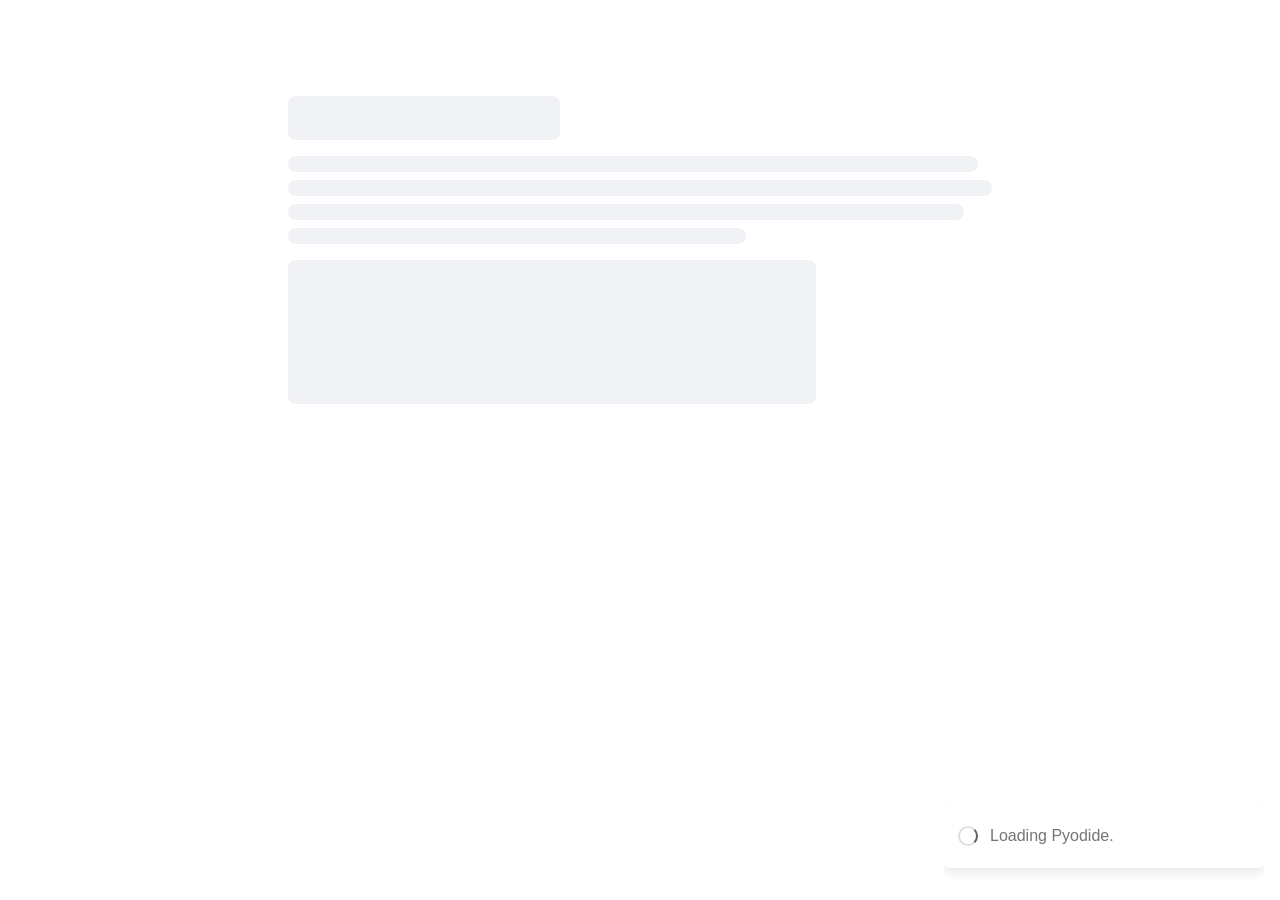
<file: index.html>
<!doctype html>
<html lang="en">
  <head>
    <meta charset="utf-8">
    <meta name="viewport" content="width=device-width,initial-scale=1">
    <title>Anatomy of a Business — browser activity</title>
    <link rel="stylesheet" href="./vendor/stlite.css">
  </head>
  <body>
    <div id="root"><p role="status">Loading Anatomy of a Business. The first visit downloads the browser Python runtime.</p></div>
    <noscript>This activity needs JavaScript and WebAssembly enabled.</noscript>
    <script type="module">
      import { mount } from "./vendor/stlite.js";
      try {
        const response = await fetch("./app.json");
        if (!response.ok) throw new Error(`Application files: HTTP ${response.status}`);
        const config = await response.json();
        config.pyodideUrl = new URL(config.pyodideUrl, window.location.href).href;
        config.requirements = config.requirements.map(url => new URL(url, window.location.href).href);
        mount(config, document.getElementById("root"));
      } catch (error) {
        document.getElementById("root").textContent = `Unable to load the activity. Check your connection and refresh. ${error.message}`;
      }
    </script>
  </body>
</html>
</file>
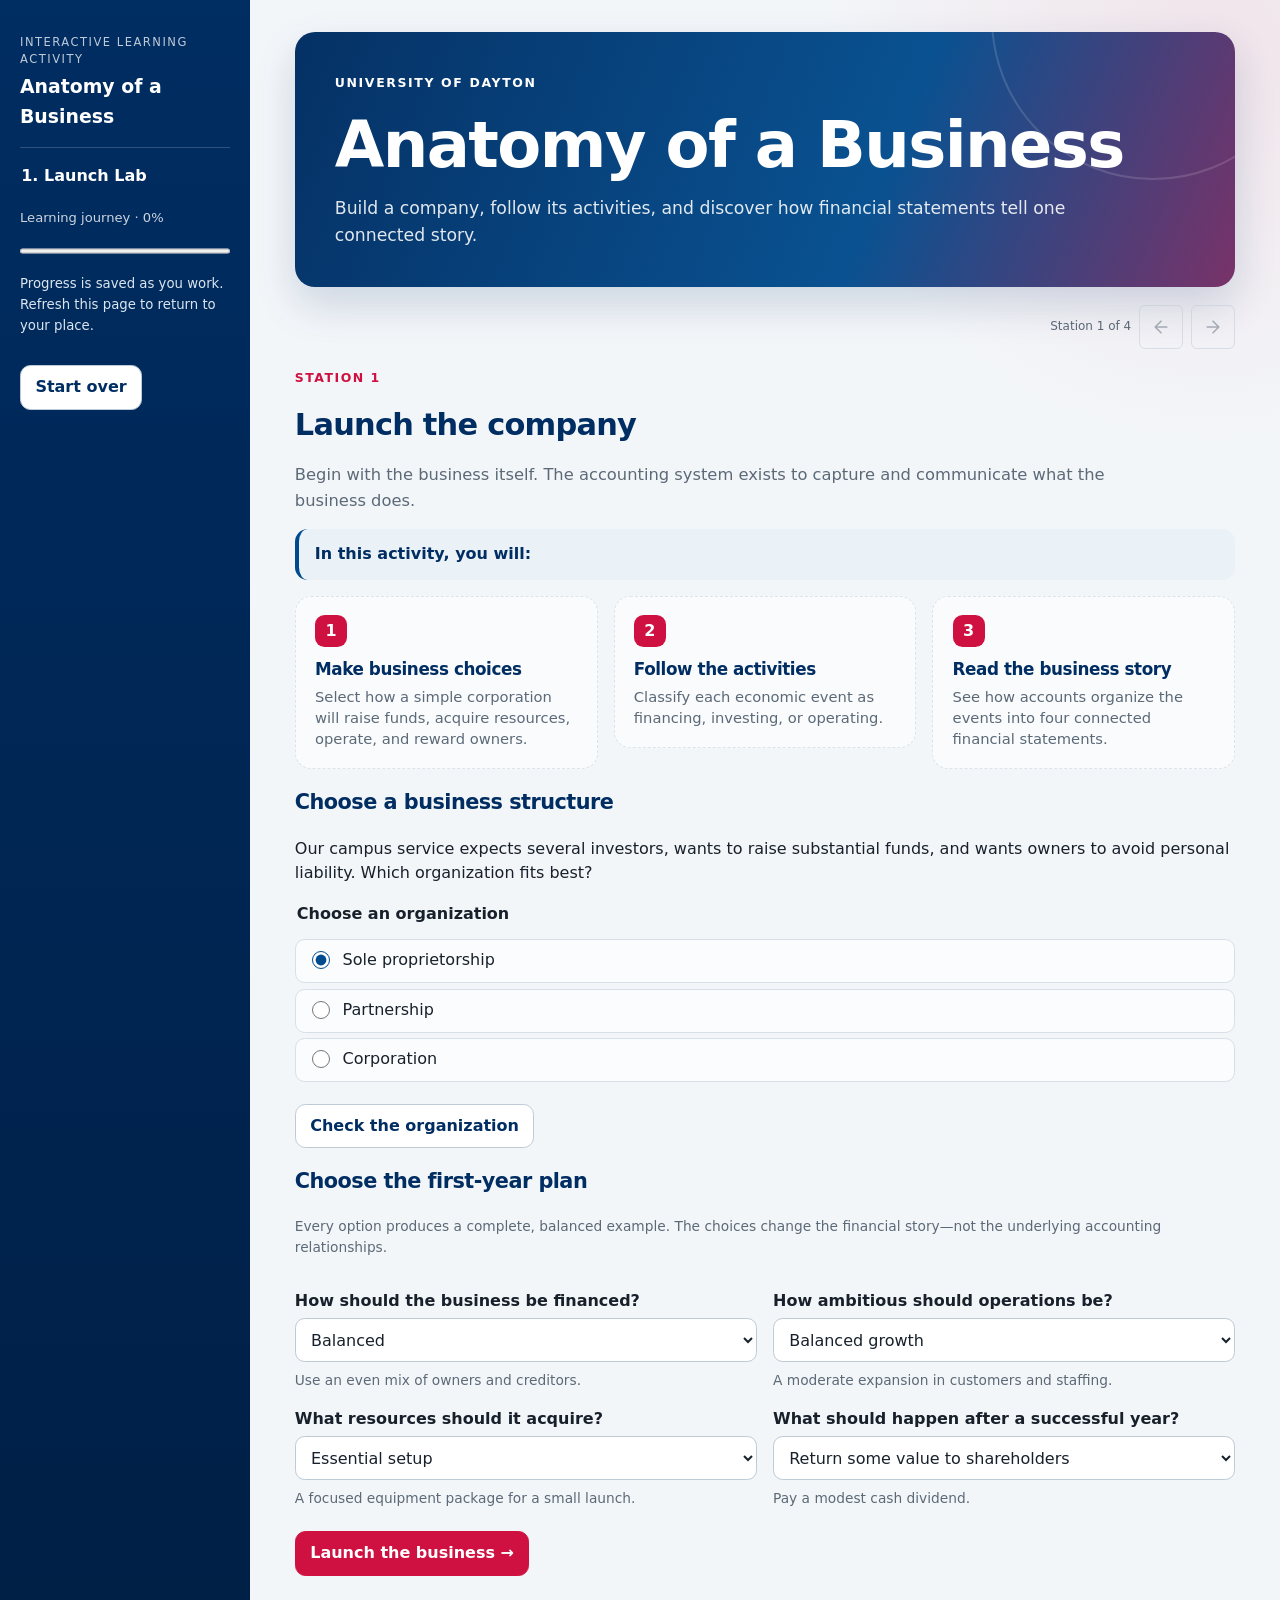
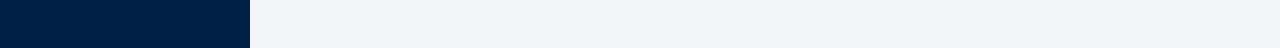
<file: js/index.html>
<!doctype html>
<html lang="en">
<head>
  <meta charset="utf-8">
  <meta name="viewport" content="width=device-width, initial-scale=1">
  <meta name="description" content="Build a company, follow its activities, and discover how financial statements tell one connected story.">
  <meta name="theme-color" content="#002d62">
  <link rel="icon" href="data:image/svg+xml,%3Csvg%20xmlns%3D%22http%3A%2F%2Fwww.w3.org%2F2000%2Fsvg%22%20viewBox%3D%220%200%2064%2064%22%3E%3Ctext%20y%3D%2252%22%20font-size%3D%2254%22%3E%F0%9F%A7%A9%3C%2Ftext%3E%3C%2Fsvg%3E">
  <title>Anatomy of a Business</title>
  <link rel="stylesheet" href="./original.css">
  <link rel="stylesheet" href="./style.css">
  <script type="module" src="./app.js"></script>
</head>
<body>
  <a class="skip-link" href="#lesson">Skip to activity</a>
  <div class="app-shell">
    <aside aria-label="Learning journey">
      <div class="sidebar-brand"><div class="context">Interactive Learning Activity</div><div class="name">Anatomy of a Business</div></div>
      <ol id="stations"></ol>
      <p id="journey" class="sidebar-progress"></p>
      <progress id="journey-progress" max="100" value="0" aria-label="Learning journey"></progress>
      <p class="save-note">Progress is saved as you work. Refresh this page to return to your place.</p>
      <button id="reset" type="button">Start over</button>
    </aside>
    <main>
      <div id="hero"></div>
      <nav class="review-navigation" aria-label="Review navigation">
        <span id="page-counter"></span>
        <button id="back" type="button" aria-label="Back" title="Review the previous reached station. Earlier stations are read-only.">
          <svg viewBox="0 0 24 24" aria-hidden="true"><path d="M19 12H5m0 0 7-7m-7 7 7 7"/></svg>
        </button>
        <button id="forward" type="button" aria-label="Forward" title="Review the next reached station. Use the activity controls to reach a new station.">
          <svg viewBox="0 0 24 24" aria-hidden="true"><path d="M5 12h14m0 0-7-7m7 7-7 7"/></svg>
        </button>
      </nav>
      <div id="review-message" role="status"></div>
      <p id="save-error" class="notice warning" role="alert" hidden></p>
      <section id="lesson" tabindex="-1" aria-label="Current station" aria-busy="true"><p>Opening Anatomy of a Business…</p></section>
      <noscript>This activity requires JavaScript in a current browser.</noscript>
    </main>
  </div>
</body>
</html>
</file>
<file: vendor/stlite.css>
@font-face{font-display:block;font-family:KaTeX_AMS;font-style:normal;font-weight:400;src:url(./assets/a79f1c3119cd700d.woff2)format("woff2"),url(./assets/1608a09b4aff30c2.woff)format("woff"),url(./assets/4aafdb685c2bf1c9.ttf)format("truetype")}@font-face{font-display:block;font-family:KaTeX_Caligraphic;font-style:normal;font-weight:700;src:url(./assets/ec17d132645b2c86.woff2)format("woff2"),url(./assets/b67709187bb0654a.woff)format("woff"),url(./assets/cce5b8ecea35407a.ttf)format("truetype")}@font-face{font-display:block;font-family:KaTeX_Caligraphic;font-style:normal;font-weight:400;src:url(./assets/55fac25845c12663.woff2)format("woff2"),url(./assets/dad44a7fc678e2ca.woff)format("woff"),url(./assets/07ef19e7b06429d4.ttf)format("truetype")}@font-face{font-display:block;font-family:KaTeX_Fraktur;font-style:normal;font-weight:700;src:url(./assets/d42a5579b0283025.woff2)format("woff2"),url(./assets/9f256b8593ce632e.woff)format("woff"),url(./assets/b18f59e1d1359581.ttf)format("truetype")}@font-face{font-display:block;font-family:KaTeX_Fraktur;font-style:normal;font-weight:400;src:url(./assets/d3c882a649b3f4fa.woff2)format("woff2"),url(./assets/7c1871215eef4da8.woff)format("woff"),url(./assets/ed38e79f5799ceca.ttf)format("truetype")}@font-face{font-display:block;font-family:KaTeX_Main;font-style:normal;font-weight:700;src:url(./assets/c3fb5ac22fd413f2.woff2)format("woff2"),url(./assets/d181c4650dd0c0fe.woff)format("woff"),url(./assets/b74a1a8b2c5d73c2.ttf)format("truetype")}@font-face{font-display:block;font-family:KaTeX_Main;font-style:italic;font-weight:700;src:url(./assets/6f2bb1dff24614a5.woff2)format("woff2"),url(./assets/e3f82f9d2724733a.woff)format("woff"),url(./assets/70d8b0a530ab8484.ttf)format("truetype")}@font-face{font-display:block;font-family:KaTeX_Main;font-style:italic;font-weight:400;src:url(./assets/8916142bec8821e7.woff2)format("woff2"),url(./assets/9024d815ba48fa55.woff)format("woff"),url(./assets/47373d1e512354bb.ttf)format("truetype")}@font-face{font-display:block;font-family:KaTeX_Main;font-style:normal;font-weight:400;src:url(./assets/0462f03bdf9d9e26.woff2)format("woff2"),url(./assets/7f51fe034014000e.woff)format("woff"),url(./assets/b7f8fe9b5f78a977.ttf)format("truetype")}@font-face{font-display:block;font-family:KaTeX_Math;font-style:italic;font-weight:700;src:url(./assets/572d331f69425f62.woff2)format("woff2"),url(./assets/f1035d8d5d945108.woff)format("woff"),url(./assets/a879cf8383e22737.ttf)format("truetype")}@font-face{font-display:block;font-family:KaTeX_Math;font-style:italic;font-weight:400;src:url(./assets/f28c23acad0b6d75.woff2)format("woff2"),url(./assets/5295ba483ad9f51a.woff)format("woff"),url(./assets/939bc64440a13865.ttf)format("truetype")}@font-face{font-display:block;font-family:KaTeX_SansSerif;font-style:normal;font-weight:700;src:url(./assets/8c5b5494b63adb73.woff2)format("woff2"),url(./assets/bf59d231c34de257.woff)format("woff"),url(./assets/94e1e8dc5ff5d517.ttf)format("truetype")}@font-face{font-display:block;font-family:KaTeX_SansSerif;font-style:italic;font-weight:400;src:url(./assets/3b1e59b3ba055bda.woff2)format("woff2"),url(./assets/7c9bc82b17fa2586.woff)format("woff"),url(./assets/b4c20c84d8259773.ttf)format("truetype")}@font-face{font-display:block;font-family:KaTeX_SansSerif;font-style:normal;font-weight:400;src:url(./assets/ba21ed5f8468b2b7.woff2)format("woff2"),url(./assets/740484788f643b19.woff)format("woff"),url(./assets/d4d7ba480428fe6e.ttf)format("truetype")}@font-face{font-display:block;font-family:KaTeX_Script;font-style:normal;font-weight:400;src:url(./assets/03e9641d6f9e9223.woff2)format("woff2"),url(./assets/0750571032beef1a.woff)format("woff"),url(./assets/fe9cbbe1a0f37727.ttf)format("truetype")}@font-face{font-display:block;font-family:KaTeX_Size1;font-style:normal;font-weight:400;src:url(./assets/eae34984b3dc1874.woff2)format("woff2"),url(./assets/e1e279cbdd2feecd.woff)format("woff"),url(./assets/fabc004aab10cb40.ttf)format("truetype")}@font-face{font-display:block;font-family:KaTeX_Size2;font-style:normal;font-weight:400;src:url(./assets/5916a24fa3ab2b17.woff2)format("woff2"),url(./assets/577270225ea69a74.woff)format("woff"),url(./assets/d6b476ecd3949434.ttf)format("truetype")}@font-face{font-display:block;font-family:KaTeX_Size3;font-style:normal;font-weight:400;src:url(./assets/b4230e7e83f57db8.woff2)format("woff2"),url(./assets/9acaf01c6476f53a.woff)format("woff"),url(./assets/a144ef5840bbd063.ttf)format("truetype")}@font-face{font-display:block;font-family:KaTeX_Size4;font-style:normal;font-weight:400;src:url(./assets/10d95fd3a2a3c8c5.woff2)format("woff2"),url(./assets/7a996c9da2ec18e6.woff)format("woff"),url(./assets/fbccdabe0ae624b8.ttf)format("truetype")}@font-face{font-display:block;font-family:KaTeX_Typewriter;font-style:normal;font-weight:400;src:url(./assets/a8709e36220dee77.woff2)format("woff2"),url(./assets/6258592bdc9387b6.woff)format("woff"),url(./assets/d97aaf4a1ebf38b0.ttf)format("truetype")}.katex{text-indent:0;text-rendering:auto;font:1.21em/1.2 KaTeX_Main,Times New Roman,serif;position:relative}.katex *{border-color:currentColor;-ms-high-contrast-adjust:none!important}.katex .katex-version:after{content:"0.16.47"}.katex .katex-mathml{clip-path:inset(50%);border:0;width:1px;height:1px;padding:0;position:absolute;overflow:hidden}.katex .katex-html>.newline{display:block}.katex .base{white-space:nowrap;width:min-content;position:relative}.katex .base,.katex .strut{display:inline-block}.katex .textbf{font-weight:700}.katex .textit{font-style:italic}.katex .textrm{font-family:KaTeX_Main}.katex .textsf{font-family:KaTeX_SansSerif}.katex .texttt{font-family:KaTeX_Typewriter}.katex .mathnormal{font-family:KaTeX_Math;font-style:italic}.katex .mathit{font-family:KaTeX_Main;font-style:italic}.katex .mathrm{font-style:normal}.katex .mathbf{font-family:KaTeX_Main;font-weight:700}.katex .boldsymbol{font-family:KaTeX_Math;font-style:italic;font-weight:700}.katex .amsrm,.katex .mathbb,.katex .textbb{font-family:KaTeX_AMS}.katex .mathcal{font-family:KaTeX_Caligraphic}.katex .mathfrak,.katex .textfrak{font-family:KaTeX_Fraktur}.katex .mathboldfrak,.katex .textboldfrak{font-family:KaTeX_Fraktur;font-weight:700}.katex .mathtt{font-family:KaTeX_Typewriter}.katex .mathscr,.katex .textscr{font-family:KaTeX_Script}.katex .mathsf,.katex .textsf{font-family:KaTeX_SansSerif}.katex .mathboldsf,.katex .textboldsf{font-family:KaTeX_SansSerif;font-weight:700}.katex .mathitsf,.katex .mathsfit,.katex .textitsf{font-family:KaTeX_SansSerif;font-style:italic}.katex .mainrm{font-family:KaTeX_Main;font-style:normal}.katex .vlist-t{border-collapse:collapse;table-layout:fixed;display:inline-table}.katex .vlist-r{display:table-row}.katex .vlist{vertical-align:bottom;display:table-cell;position:relative}.katex .vlist>span{height:0;display:block;position:relative}.katex .vlist>span>span{display:inline-block}.katex .vlist>span>.pstrut{width:0;overflow:hidden}.katex .vlist-t2{margin-right:-2px}.katex .vlist-s{vertical-align:bottom;width:2px;min-width:2px;font-size:1px;display:table-cell}.katex .vbox{flex-direction:column;align-items:baseline;display:inline-flex}.katex .hbox{width:100%}.katex .hbox,.katex .thinbox{flex-direction:row;display:inline-flex}.katex .thinbox{width:0;max-width:0}.katex .msupsub{text-align:left}.katex .mfrac>span>span{text-align:center}.katex .mfrac .frac-line{border-bottom-style:solid;width:100%;display:inline-block}.katex .hdashline,.katex .hline,.katex .mfrac .frac-line,.katex .overline .overline-line,.katex .rule,.katex .underline .underline-line{min-height:1px}.katex .mspace{display:inline-block}.katex .smash{line-height:0;display:inline}.katex .clap,.katex .llap,.katex .rlap{width:0;position:relative}.katex .clap>.inner,.katex .llap>.inner,.katex .rlap>.inner{position:absolute}.katex .clap>.fix,.katex .llap>.fix,.katex .rlap>.fix{display:inline-block}.katex .llap>.inner{right:0}.katex .clap>.inner,.katex .rlap>.inner{left:0}.katex .clap>.inner>span{margin-left:-50%;margin-right:50%}.katex .rule{border:0 solid;display:inline-block;position:relative}.katex .hline,.katex .overline .overline-line,.katex .underline .underline-line{border-bottom-style:solid;width:100%;display:inline-block}.katex .hdashline{border-bottom-style:dashed;width:100%;display:inline-block}.katex .sqrt>.root{margin-left:.277778em;margin-right:-.555556em}.katex .fontsize-ensurer.reset-size1.size1,.katex .sizing.reset-size1.size1{font-size:1em}.katex .fontsize-ensurer.reset-size1.size2,.katex .sizing.reset-size1.size2{font-size:1.2em}.katex .fontsize-ensurer.reset-size1.size3,.katex .sizing.reset-size1.size3{font-size:1.4em}.katex .fontsize-ensurer.reset-size1.size4,.katex .sizing.reset-size1.size4{font-size:1.6em}.katex .fontsize-ensurer.reset-size1.size5,.katex .sizing.reset-size1.size5{font-size:1.8em}.katex .fontsize-ensurer.reset-size1.size6,.katex .sizing.reset-size1.size6{font-size:2em}.katex .fontsize-ensurer.reset-size1.size7,.katex .sizing.reset-size1.size7{font-size:2.4em}.katex .fontsize-ensurer.reset-size1.size8,.katex .sizing.reset-size1.size8{font-size:2.88em}.katex .fontsize-ensurer.reset-size1.size9,.katex .sizing.reset-size1.size9{font-size:3.456em}.katex .fontsize-ensurer.reset-size1.size10,.katex .sizing.reset-size1.size10{font-size:4.148em}.katex .fontsize-ensurer.reset-size1.size11,.katex .sizing.reset-size1.size11{font-size:4.976em}.katex .fontsize-ensurer.reset-size2.size1,.katex .sizing.reset-size2.size1{font-size:.833333em}.katex .fontsize-ensurer.reset-size2.size2,.katex .sizing.reset-size2.size2{font-size:1em}.katex .fontsize-ensurer.reset-size2.size3,.katex .sizing.reset-size2.size3{font-size:1.16667em}.katex .fontsize-ensurer.reset-size2.size4,.katex .sizing.reset-size2.size4{font-size:1.33333em}.katex .fontsize-ensurer.reset-size2.size5,.katex .sizing.reset-size2.size5{font-size:1.5em}.katex .fontsize-ensurer.reset-size2.size6,.katex .sizing.reset-size2.size6{font-size:1.66667em}.katex .fontsize-ensurer.reset-size2.size7,.katex .sizing.reset-size2.size7{font-size:2em}.katex .fontsize-ensurer.reset-size2.size8,.katex .sizing.reset-size2.size8{font-size:2.4em}.katex .fontsize-ensurer.reset-size2.size9,.katex .sizing.reset-size2.size9{font-size:2.88em}.katex .fontsize-ensurer.reset-size2.size10,.katex .sizing.reset-size2.size10{font-size:3.45667em}.katex .fontsize-ensurer.reset-size2.size11,.katex .sizing.reset-size2.size11{font-size:4.14667em}.katex .fontsize-ensurer.reset-size3.size1,.katex .sizing.reset-size3.size1{font-size:.714286em}.katex .fontsize-ensurer.reset-size3.size2,.katex .sizing.reset-size3.size2{font-size:.857143em}.katex .fontsize-ensurer.reset-size3.size3,.katex .sizing.reset-size3.size3{font-size:1em}.katex .fontsize-ensurer.reset-size3.size4,.katex .sizing.reset-size3.size4{font-size:1.14286em}.katex .fontsize-ensurer.reset-size3.size5,.katex .sizing.reset-size3.size5{font-size:1.28571em}.katex .fontsize-ensurer.reset-size3.size6,.katex .sizing.reset-size3.size6{font-size:1.42857em}.katex .fontsize-ensurer.reset-size3.size7,.katex .sizing.reset-size3.size7{font-size:1.71429em}.katex .fontsize-ensurer.reset-size3.size8,.katex .sizing.reset-size3.size8{font-size:2.05714em}.katex .fontsize-ensurer.reset-size3.size9,.katex .sizing.reset-size3.size9{font-size:2.46857em}.katex .fontsize-ensurer.reset-size3.size10,.katex .sizing.reset-size3.size10{font-size:2.96286em}.katex .fontsize-ensurer.reset-size3.size11,.katex .sizing.reset-size3.size11{font-size:3.55429em}.katex .fontsize-ensurer.reset-size4.size1,.katex .sizing.reset-size4.size1{font-size:.625em}.katex .fontsize-ensurer.reset-size4.size2,.katex .sizing.reset-size4.size2{font-size:.75em}.katex .fontsize-ensurer.reset-size4.size3,.katex .sizing.reset-size4.size3{font-size:.875em}.katex .fontsize-ensurer.reset-size4.size4,.katex .sizing.reset-size4.size4{font-size:1em}.katex .fontsize-ensurer.reset-size4.size5,.katex .sizing.reset-size4.size5{font-size:1.125em}.katex .fontsize-ensurer.reset-size4.size6,.katex .sizing.reset-size4.size6{font-size:1.25em}.katex .fontsize-ensurer.reset-size4.size7,.katex .sizing.reset-size4.size7{font-size:1.5em}.katex .fontsize-ensurer.reset-size4.size8,.katex .sizing.reset-size4.size8{font-size:1.8em}.katex .fontsize-ensurer.reset-size4.size9,.katex .sizing.reset-size4.size9{font-size:2.16em}.katex .fontsize-ensurer.reset-size4.size10,.katex .sizing.reset-size4.size10{font-size:2.5925em}.katex .fontsize-ensurer.reset-size4.size11,.katex .sizing.reset-size4.size11{font-size:3.11em}.katex .fontsize-ensurer.reset-size5.size1,.katex .sizing.reset-size5.size1{font-size:.555556em}.katex .fontsize-ensurer.reset-size5.size2,.katex .sizing.reset-size5.size2{font-size:.666667em}.katex .fontsize-ensurer.reset-size5.size3,.katex .sizing.reset-size5.size3{font-size:.777778em}.katex .fontsize-ensurer.reset-size5.size4,.katex .sizing.reset-size5.size4{font-size:.888889em}.katex .fontsize-ensurer.reset-size5.size5,.katex .sizing.reset-size5.size5{font-size:1em}.katex .fontsize-ensurer.reset-size5.size6,.katex .sizing.reset-size5.size6{font-size:1.11111em}.katex .fontsize-ensurer.reset-size5.size7,.katex .sizing.reset-size5.size7{font-size:1.33333em}.katex .fontsize-ensurer.reset-size5.size8,.katex .sizing.reset-size5.size8{font-size:1.6em}.katex .fontsize-ensurer.reset-size5.size9,.katex .sizing.reset-size5.size9{font-size:1.92em}.katex .fontsize-ensurer.reset-size5.size10,.katex .sizing.reset-size5.size10{font-size:2.30444em}.katex .fontsize-ensurer.reset-size5.size11,.katex .sizing.reset-size5.size11{font-size:2.76444em}.katex .fontsize-ensurer.reset-size6.size1,.katex .sizing.reset-size6.size1{font-size:.5em}.katex .fontsize-ensurer.reset-size6.size2,.katex .sizing.reset-size6.size2{font-size:.6em}.katex .fontsize-ensurer.reset-size6.size3,.katex .sizing.reset-size6.size3{font-size:.7em}.katex .fontsize-ensurer.reset-size6.size4,.katex .sizing.reset-size6.size4{font-size:.8em}.katex .fontsize-ensurer.reset-size6.size5,.katex .sizing.reset-size6.size5{font-size:.9em}.katex .fontsize-ensurer.reset-size6.size6,.katex .sizing.reset-size6.size6{font-size:1em}.katex .fontsize-ensurer.reset-size6.size7,.katex .sizing.reset-size6.size7{font-size:1.2em}.katex .fontsize-ensurer.reset-size6.size8,.katex .sizing.reset-size6.size8{font-size:1.44em}.katex .fontsize-ensurer.reset-size6.size9,.katex .sizing.reset-size6.size9{font-size:1.728em}.katex .fontsize-ensurer.reset-size6.size10,.katex .sizing.reset-size6.size10{font-size:2.074em}.katex .fontsize-ensurer.reset-size6.size11,.katex .sizing.reset-size6.size11{font-size:2.488em}.katex .fontsize-ensurer.reset-size7.size1,.katex .sizing.reset-size7.size1{font-size:.416667em}.katex .fontsize-ensurer.reset-size7.size2,.katex .sizing.reset-size7.size2{font-size:.5em}.katex .fontsize-ensurer.reset-size7.size3,.katex .sizing.reset-size7.size3{font-size:.583333em}.katex .fontsize-ensurer.reset-size7.size4,.katex .sizing.reset-size7.size4{font-size:.666667em}.katex .fontsize-ensurer.reset-size7.size5,.katex .sizing.reset-size7.size5{font-size:.75em}.katex .fontsize-ensurer.reset-size7.size6,.katex .sizing.reset-size7.size6{font-size:.833333em}.katex .fontsize-ensurer.reset-size7.size7,.katex .sizing.reset-size7.size7{font-size:1em}.katex .fontsize-ensurer.reset-size7.size8,.katex .sizing.reset-size7.size8{font-size:1.2em}.katex .fontsize-ensurer.reset-size7.size9,.katex .sizing.reset-size7.size9{font-size:1.44em}.katex .fontsize-ensurer.reset-size7.size10,.katex .sizing.reset-size7.size10{font-size:1.72833em}.katex .fontsize-ensurer.reset-size7.size11,.katex .sizing.reset-size7.size11{font-size:2.07333em}.katex .fontsize-ensurer.reset-size8.size1,.katex .sizing.reset-size8.size1{font-size:.347222em}.katex .fontsize-ensurer.reset-size8.size2,.katex .sizing.reset-size8.size2{font-size:.416667em}.katex .fontsize-ensurer.reset-size8.size3,.katex .sizing.reset-size8.size3{font-size:.486111em}.katex .fontsize-ensurer.reset-size8.size4,.katex .sizing.reset-size8.size4{font-size:.555556em}.katex .fontsize-ensurer.reset-size8.size5,.katex .sizing.reset-size8.size5{font-size:.625em}.katex .fontsize-ensurer.reset-size8.size6,.katex .sizing.reset-size8.size6{font-size:.694444em}.katex .fontsize-ensurer.reset-size8.size7,.katex .sizing.reset-size8.size7{font-size:.833333em}.katex .fontsize-ensurer.reset-size8.size8,.katex .sizing.reset-size8.size8{font-size:1em}.katex .fontsize-ensurer.reset-size8.size9,.katex .sizing.reset-size8.size9{font-size:1.2em}.katex .fontsize-ensurer.reset-size8.size10,.katex .sizing.reset-size8.size10{font-size:1.44028em}.katex .fontsize-ensurer.reset-size8.size11,.katex .sizing.reset-size8.size11{font-size:1.72778em}.katex .fontsize-ensurer.reset-size9.size1,.katex .sizing.reset-size9.size1{font-size:.289352em}.katex .fontsize-ensurer.reset-size9.size2,.katex .sizing.reset-size9.size2{font-size:.347222em}.katex .fontsize-ensurer.reset-size9.size3,.katex .sizing.reset-size9.size3{font-size:.405093em}.katex .fontsize-ensurer.reset-size9.size4,.katex .sizing.reset-size9.size4{font-size:.462963em}.katex .fontsize-ensurer.reset-size9.size5,.katex .sizing.reset-size9.size5{font-size:.520833em}.katex .fontsize-ensurer.reset-size9.size6,.katex .sizing.reset-size9.size6{font-size:.578704em}.katex .fontsize-ensurer.reset-size9.size7,.katex .sizing.reset-size9.size7{font-size:.694444em}.katex .fontsize-ensurer.reset-size9.size8,.katex .sizing.reset-size9.size8{font-size:.833333em}.katex .fontsize-ensurer.reset-size9.size9,.katex .sizing.reset-size9.size9{font-size:1em}.katex .fontsize-ensurer.reset-size9.size10,.katex .sizing.reset-size9.size10{font-size:1.20023em}.katex .fontsize-ensurer.reset-size9.size11,.katex .sizing.reset-size9.size11{font-size:1.43981em}.katex .fontsize-ensurer.reset-size10.size1,.katex .sizing.reset-size10.size1{font-size:.24108em}.katex .fontsize-ensurer.reset-size10.size2,.katex .sizing.reset-size10.size2{font-size:.289296em}.katex .fontsize-ensurer.reset-size10.size3,.katex .sizing.reset-size10.size3{font-size:.337512em}.katex .fontsize-ensurer.reset-size10.size4,.katex .sizing.reset-size10.size4{font-size:.385728em}.katex .fontsize-ensurer.reset-size10.size5,.katex .sizing.reset-size10.size5{font-size:.433944em}.katex .fontsize-ensurer.reset-size10.size6,.katex .sizing.reset-size10.size6{font-size:.48216em}.katex .fontsize-ensurer.reset-size10.size7,.katex .sizing.reset-size10.size7{font-size:.578592em}.katex .fontsize-ensurer.reset-size10.size8,.katex .sizing.reset-size10.size8{font-size:.694311em}.katex .fontsize-ensurer.reset-size10.size9,.katex .sizing.reset-size10.size9{font-size:.833173em}.katex .fontsize-ensurer.reset-size10.size10,.katex .sizing.reset-size10.size10{font-size:1em}.katex .fontsize-ensurer.reset-size10.size11,.katex .sizing.reset-size10.size11{font-size:1.19961em}.katex .fontsize-ensurer.reset-size11.size1,.katex .sizing.reset-size11.size1{font-size:.200965em}.katex .fontsize-ensurer.reset-size11.size2,.katex .sizing.reset-size11.size2{font-size:.241158em}.katex .fontsize-ensurer.reset-size11.size3,.katex .sizing.reset-size11.size3{font-size:.281351em}.katex .fontsize-ensurer.reset-size11.size4,.katex .sizing.reset-size11.size4{font-size:.321543em}.katex .fontsize-ensurer.reset-size11.size5,.katex .sizing.reset-size11.size5{font-size:.361736em}.katex .fontsize-ensurer.reset-size11.size6,.katex .sizing.reset-size11.size6{font-size:.401929em}.katex .fontsize-ensurer.reset-size11.size7,.katex .sizing.reset-size11.size7{font-size:.482315em}.katex .fontsize-ensurer.reset-size11.size8,.katex .sizing.reset-size11.size8{font-size:.578778em}.katex .fontsize-ensurer.reset-size11.size9,.katex .sizing.reset-size11.size9{font-size:.694534em}.katex .fontsize-ensurer.reset-size11.size10,.katex .sizing.reset-size11.size10{font-size:.833601em}.katex .fontsize-ensurer.reset-size11.size11,.katex .sizing.reset-size11.size11{font-size:1em}.katex .delimsizing.size1{font-family:KaTeX_Size1}.katex .delimsizing.size2{font-family:KaTeX_Size2}.katex .delimsizing.size3{font-family:KaTeX_Size3}.katex .delimsizing.size4{font-family:KaTeX_Size4}.katex .delimsizing.mult .delim-size1>span{font-family:KaTeX_Size1}.katex .delimsizing.mult .delim-size4>span{font-family:KaTeX_Size4}.katex .nulldelimiter{width:.12em;display:inline-block}.katex .delimcenter,.katex .op-symbol{position:relative}.katex .op-symbol.small-op{font-family:KaTeX_Size1}.katex .op-symbol.large-op{font-family:KaTeX_Size2}.katex .accent>.vlist-t,.katex .op-limits>.vlist-t{text-align:center}.katex .accent .accent-body{position:relative}.katex .accent .accent-body:not(.accent-full){width:0}.katex .overlay{display:block}.katex .mtable .vertical-separator{min-width:1px;display:inline-block}.katex .mtable .arraycolsep{display:inline-block}.katex .mtable .col-align-c>.vlist-t{text-align:center}.katex .mtable .col-align-l>.vlist-t{text-align:left}.katex .mtable .col-align-r>.vlist-t{text-align:right}.katex .svg-align{text-align:left}.katex svg{fill:currentColor;stroke:currentColor;height:inherit;width:100%;display:block;position:absolute}.katex svg path{stroke:none}.katex svg{fill-rule:nonzero;fill-opacity:1;stroke-width:1px;stroke-linecap:butt;stroke-linejoin:miter;stroke-miterlimit:4;stroke-dasharray:none;stroke-dashoffset:0;stroke-opacity:1}.katex img{border-style:none;min-width:0;max-width:none;min-height:0;max-height:none}.katex .stretchy{width:100%;display:block;position:relative;overflow:hidden}.katex .stretchy:after,.katex .stretchy:before{content:""}.katex .hide-tail{width:100%;position:relative;overflow:hidden}.katex .halfarrow-left{width:50.2%;position:absolute;left:0;overflow:hidden}.katex .halfarrow-right{width:50.2%;position:absolute;right:0;overflow:hidden}.katex .brace-left{width:25.1%;position:absolute;left:0;overflow:hidden}.katex .brace-center{width:50%;position:absolute;left:25%;overflow:hidden}.katex .brace-right{width:25.1%;position:absolute;right:0;overflow:hidden}.katex .x-arrow-pad{padding:0 .5em}.katex .cd-arrow-pad{padding:0 .55556em 0 .27778em}.katex .mover,.katex .munder,.katex .x-arrow{text-align:center}.katex .boxpad{padding:0 .3em}.katex .fbox,.katex .fcolorbox{box-sizing:border-box;border:.04em solid}.katex .cancel-pad{padding:0 .2em}.katex .cancel-lap{margin-left:-.2em;margin-right:-.2em}.katex .sout{border-bottom-style:solid;border-bottom-width:.08em}.katex .angl{box-sizing:border-box;border-top:.049em solid;border-right:.049em solid;margin-right:.03889em}.katex .anglpad{padding:0 .03889em}.katex .eqn-num:before{content:"(" counter(katexEqnNo) ")";counter-increment:katexEqnNo}.katex .mml-eqn-num:before{content:"(" counter(mmlEqnNo) ")";counter-increment:mmlEqnNo}.katex .mtr-glue{width:50%}.katex .cd-vert-arrow{display:inline-block;position:relative}.katex .cd-label-left{text-align:left;display:inline-block;position:absolute;right:calc(50% + .3em)}.katex .cd-label-right{text-align:right;display:inline-block;position:absolute;left:calc(50% + .3em)}.katex-display{text-align:center;margin:1em 0;display:block}.katex-display>.katex{text-align:center;white-space:nowrap;display:block}.katex-display>.katex>.katex-html{display:block;position:relative}.katex-display>.katex>.katex-html>.tag{position:absolute;right:0}.katex-display.leqno>.katex>.katex-html>.tag{left:0;right:auto}.katex-display.fleqn>.katex{text-align:left;padding-left:2em}body{counter-reset:katexEqnNo mmlEqnNo}@font-face{font-family:Source Code Pro;font-weight:100 900;font-style:normal;src:url(./assets/a804e71d97445f8d.woff2)format("woff2")}@font-face{font-family:Source Code Pro;font-weight:100 900;font-style:italic;src:url(./assets/8f3fbac23cf728b8.woff2)format("woff2")}@font-face{font-family:Source Sans;font-weight:100 900;font-style:normal;src:url(./assets/512f7db3dabc21be.woff2)format("woff2")}@font-face{font-family:Source Sans;font-weight:100 900;font-style:italic;src:url(./assets/7792f25d7cfcf9ce.woff2)format("woff2")}@font-face{font-family:Source Serif;font-weight:100 900;font-style:normal;src:url(./assets/3c140978545d93ab.woff2)format("woff2")}@font-face{font-family:Source Serif;font-weight:100 900;font-style:italic;src:url(./assets/a076e6c278e8bf5c.woff2)format("woff2")}@font-face{font-family:Material Symbols Rounded;font-style:normal;font-weight:400;font-display:block;src:url(./assets/aec331590fac9222.woff2)format("woff2")}.gdg-r17m35ur{background-color:var(--gdg-bg-header-has-focus);box-shadow:0 0 0 1px var(--gdg-border-color);color:var(--gdg-text-group-header);min-height:var(--r17m35ur-0);font:var(--gdg-header-font-style) var(--gdg-font-family);border:none;border-radius:9px;outline:none;flex-grow:1;padding:0 8px}.gdg-c1tqibwd{background-color:var(--gdg-bg-header);align-items:center;padding:0 8px;display:flex}.gdg-s1dgczr6 .dvn-scroller{overflow:var(--s1dgczr6-0);transform:translateZ(0)}.gdg-s1dgczr6 .dvn-hidden{visibility:hidden}.gdg-s1dgczr6 .dvn-scroll-inner{pointer-events:none;display:flex}.gdg-s1dgczr6 .dvn-scroll-inner>*{flex-shrink:0}.gdg-s1dgczr6 .dvn-scroll-inner .dvn-spacer{flex-grow:1}.gdg-s1dgczr6 .dvn-scroll-inner .dvn-stack{flex-direction:column;display:flex}.gdg-s1dgczr6 .dvn-underlay>*{position:absolute;top:0;left:0}.gdg-s1dgczr6 canvas{outline:none}.gdg-s1dgczr6 canvas *{height:0}.gdg-wmyidgi{min-width:10px;max-width:100%;min-height:10px;max-height:100%;width:var(--wmyidgi-0);height:var(--wmyidgi-1);direction:ltr;position:relative;overflow:clip}.gdg-wmyidgi>:first-child{width:100%;height:100%;position:absolute;top:0;left:0}.gdg-b1ygi5by{flex-wrap:wrap;margin-top:auto;margin-bottom:auto;display:flex;overflow:auto}.gdg-b1ygi5by .boe-bubble{border-radius:var(--gdg-rounding-radius,calc(var(--gdg-bubble-height) / 2));padding:0 var(--gdg-bubble-padding);height:var(--gdg-bubble-height);background-color:var(--gdg-bg-bubble);color:var(--gdg-text-dark);margin:var(--gdg-bubble-margin);white-space:nowrap;justify-content:center;align-items:center;display:flex}.gdg-b1ygi5by textarea{opacity:0;width:0;height:0;position:absolute;top:0;left:0}.gdg-u1rrojo{flex-grow:1;align-items:center;min-height:21px;display:flex}.gdg-u1rrojo .gdg-link-area{cursor:pointer;text-overflow:ellipsis;white-space:nowrap;color:var(--gdg-link-color);flex-grow:1;flex-shrink:1;margin-right:8px;overflow:hidden;text-decoration:underline!important}.gdg-u1rrojo .gdg-edit-icon{width:32px;color:var(--gdg-accent-color);cursor:pointer;flex-shrink:0;justify-content:center;align-items:center;display:flex}.gdg-u1rrojo .gdg-edit-icon>*{width:24px;height:24px}.gdg-u1rrojo textarea{opacity:0;width:0;height:0;position:absolute;top:0;left:0}.gdg-m1pnx84e{min-width:var(--m1pnx84e-0);width:100%;color:var(--gdg-text-dark);justify-content:space-between;align-items:flex-start;display:flex;position:relative}.gdg-m1pnx84e .gdg-g1y0xocz{flex-shrink:1;min-width:0}.gdg-m1pnx84e .gdg-spacer{flex:1}.gdg-m1pnx84e .gdg-edit-icon{cursor:pointer;color:var(--gdg-accent-color);width:24px;height:24px;transition:all "0.125s ease";border-radius:6px;flex-shrink:0;justify-content:center;align-items:center;padding:0;display:flex;position:relative}.gdg-m1pnx84e .gdg-edit-icon>*{width:16px;height:16px}.gdg-m1pnx84e .gdg-edit-hover :hover{background-color:var(--gdg-accent-light);transition:background-color .15s}.gdg-m1pnx84e .gdg-checkmark-hover :hover{color:#fff;background-color:var(--gdg-accent-color)}.gdg-m1pnx84e .gdg-md-edit-textarea{opacity:0;width:0;height:0;margin-top:25px;padding:0;position:relative;top:0;left:0}.gdg-m1pnx84e .gdg-ml-6{margin-left:6px}.gdg-d4zsq0x{flex-wrap:wrap;display:flex}.gdg-d4zsq0x .doe-bubble{background-color:var(--gdg-bg-cell);height:24px;color:var(--gdg-text-dark);border-radius:var(--gdg-rounding-radius,6px);justify-content:center;align-items:center;margin:2px;padding:0 8px;display:flex;box-shadow:0 0 1px #3e415666,0 1px 3px #3e415666}.gdg-d4zsq0x .doe-bubble img{object-fit:contain;height:16px;margin-right:4px}.gdg-d4zsq0x textarea{opacity:0;width:0;height:0;position:absolute;top:0;left:0}.gdg-i2iowwq{height:100%;display:flex}.gdg-i2iowwq .gdg-centering-container{justify-content:center;align-items:center;height:100%;display:flex}.gdg-i2iowwq .gdg-centering-container img,.gdg-i2iowwq .gdg-centering-container canvas{max-height:calc(100vh - var(--overlay-top) - 20px);object-fit:contain;-webkit-user-select:none;user-select:none}.gdg-i2iowwq .gdg-centering-container canvas{max-width:380px}.gdg-i2iowwq .gdg-edit-icon{width:48px;height:48px;color:var(--gdg-accent-color);cursor:pointer;justify-content:center;align-items:center;display:flex;position:absolute;top:12px;right:0}.gdg-i2iowwq .gdg-edit-icon>*{width:24px;height:24px}.gdg-i2iowwq textarea{opacity:0;width:0;height:0;position:absolute;top:0;left:0}.gdg-n15fjm3e{color:var(--gdg-text-dark);margin:6px 0 3px;display:flex}.gdg-n15fjm3e>input{font-size:var(--gdg-editor-font-size);font-family:var(--gdg-font-family);color:var(--gdg-text-dark);background-color:var(--gdg-bg-cell);padding:0}.gdg-d19meir1{box-sizing:border-box;--overlay-top:var(--d19meir1-0);left:var(--d19meir1-1);top:var(--d19meir1-0);min-width:var(--d19meir1-2);min-height:var(--d19meir1-3);width:max-content;max-width:400px;max-height:calc(100vh - var(--d19meir1-4));font-family:var(--gdg-font-family);font-size:var(--gdg-editor-font-size);text-align:start;flex-direction:column;display:flex;position:absolute;overflow:hidden}@keyframes glide_fade_in-gdg-d19meir1{0%{opacity:0}to{opacity:1}}.gdg-d19meir1.gdg-style{background-color:var(--gdg-bg-cell);box-shadow:0 0 0 1px var(--gdg-accent-color),0 0 1px #3e415666,0 6px 12px #3e415626;border-radius:2px;animation:60ms glide_fade_in-gdg-d19meir1}.gdg-d19meir1.gdg-pad{padding:var(--d19meir1-5) 8.5px 3px}.gdg-d19meir1 .gdg-clip-region{border-radius:2px;flex-direction:column;flex-grow:1;display:flex;overflow:hidden auto}.gdg-d19meir1 .gdg-clip-region .gdg-growing-entry{height:100%}.gdg-d19meir1 .gdg-clip-region input.gdg-input{border:0;outline:none;width:100%}.gdg-d19meir1 .gdg-clip-region textarea.gdg-input{border:0;outline:none}.gdg-seveqep{background-color:var(--gdg-bg-cell);color:var(--gdg-text-dark);border:1px solid var(--gdg-border-color);font-size:var(--gdg-editor-font-size);border-radius:6px;padding:8px;animation:.15s forwards gdg-search-fadein-gdg-seveqep;position:absolute;top:4px;right:20px}.gdg-seveqep.out{animation:.15s forwards gdg-search-fadeout-gdg-seveqep}.gdg-seveqep .gdg-search-bar-inner{display:flex}.gdg-seveqep .gdg-search-status{padding-top:4px;font-size:11px}.gdg-seveqep .gdg-search-progress{background-color:var(--gdg-text-light);height:4px;position:absolute;bottom:0;left:0}.gdg-seveqep input{width:220px;color:var(--gdg-text-dark);background-color:var(--gdg-bg-cell);border:0;outline:none}.gdg-seveqep button{cursor:pointer;width:24px;height:24px;color:var(--gdg-text-medium);background:0 0;border:none;outline:none;justify-content:center;align-items:center;padding:0;display:flex}.gdg-seveqep button:hover{color:var(--gdg-text-dark)}.gdg-seveqep button .button-icon{width:16px;height:16px}.gdg-seveqep button:disabled{opacity:.4;pointer-events:none}@keyframes gdg-search-fadeout-gdg-seveqep{0%{transform:translate(0)}to{transform:translate(400px)}}@keyframes gdg-search-fadein-gdg-seveqep{0%{transform:translate(400px)}to{transform:translate(0)}}.gdg-mnuv029{word-break:break-word;-webkit-touch-callout:default;padding-top:6px}.gdg-mnuv029>*{margin:0}.gdg-mnuv029 :last-child{margin-bottom:0}.gdg-mnuv029 p img{width:100%}.gdg-izpuzkl{resize:none;white-space:pre-wrap;width:100%;min-width:100%;height:100%;font-size:var(--gdg-editor-font-size);line-height:16px;font-family:var(--gdg-font-family);-webkit-text-fill-color:var(--gdg-text-dark);color:var(--gdg-text-dark);background-color:#0000;border:0;border-radius:0;margin:0;padding:0;position:absolute;inset:0;overflow:hidden}.gdg-invalid .gdg-izpuzkl{-webkit-text-decoration:underline #d60606;text-decoration:underline #d60606}.gdg-izpuzkl ::-webkit-input-placeholder{color:var(--gdg-text-light)}.gdg-izpuzkl ::placeholder{color:var(--gdg-text-light)}.gdg-izpuzkl :-ms-placeholder-shown{color:var(--gdg-text-light)}.gdg-izpuzkl ::placeholder{color:var(--gdg-text-light)}.gdg-s69h75o{visibility:hidden;white-space:pre-wrap;word-wrap:break-word;width:max-content;min-width:100%;max-width:100%;font-size:var(--gdg-editor-font-size);line-height:16px;font-family:var(--gdg-font-family);color:var(--gdg-text-dark);margin:0;padding:0 0 2px}.gdg-g1y0xocz{margin-top:6px;position:relative}.gdg-w1hnqk7o .gdg-footer{justify-content:flex-end;padding:20px;display:flex}.gdg-w1hnqk7o .gdg-footer button{font-size:14px;font-weight:500;font-family:var(--gdg-font-family);cursor:pointer;border-radius:var(--gdg-rounding-radius,9px);border:none;padding:8px 16px}.gdg-w1hnqk7o .gdg-save-button{background-color:var(--gdg-accent-color);color:var(--gdg-accent-fg)}.gdg-w1hnqk7o .gdg-close-button{background-color:var(--gdg-bg-header);color:var(--gdg-text-medium);margin-right:8px}.gdg-e1ywxz2x{color:var(--gdg-text-light);align-items:center;padding:6px 0;display:flex}.gdg-e1ywxz2x .gdg-active{color:var(--gdg-text-dark)}.gdg-e1ywxz2x>*{cursor:pointer;width:16px;height:16px;margin-right:2px;position:relative}.gdg-e1ywxz2x>* svg{width:100%;height:100%}.gdg-s1wtovjx{min-height:26px;font-size:var(--gdg-editor-font-size);font-family:var(--gdg-font-family);color:var(--gdg-text-dark);background-color:#0000;border:none;outline:none}.gdg-s1wtovjx ::-webkit-calendar-picker-indicator{background-color:#fff}.gdg-wghi2zc{flex-direction:column;align-items:stretch;display:flex}.gdg-wghi2zc .glide-select{font-family:var(--gdg-font-family);font-size:var(--gdg-editor-font-size)}.gdg-p13nj8j0{font-family:var(--gdg-font-family);font-size:var(--gdg-editor-font-size);color:var(--gdg-text-dark)}.gdg-p13nj8j0>div{border:1px solid var(--gdg-border-color);border-radius:4px}.gdg-r6sia3g{display:"flex";margin:auto 8.5px;padding-bottom:3px}.gdg-e1wnlokz{color:var(--gdg-text-dark);box-sizing:border-box;flex-direction:column;align-items:stretch;padding-top:6px;display:flex}.gdg-e1wnlokz *{box-sizing:border-box}.gdg-e1wnlokz.gdg-e1wnlokz.gdg-e1wnlokz.gdg-e1wnlokz label{cursor:pointer;display:flex}.gdg-e1wnlokz.gdg-e1wnlokz.gdg-e1wnlokz.gdg-e1wnlokz label input{cursor:pointer;width:auto}.gdg-e1wnlokz.gdg-e1wnlokz.gdg-e1wnlokz.gdg-e1wnlokz label .gdg-pill{border-radius:var(--gdg-rounding-radius,var(--e1wnlokz-0));min-height:var(--e1wnlokz-1);padding:2px var(--e1wnlokz-2);font:12px var(--gdg-font-family);background-color:var(--gdg-bg-bubble);align-items:center;margin-bottom:6px;margin-left:8px;margin-right:6px;transition:box-shadow .15s;display:flex}.gdg-e1wnlokz.gdg-e1wnlokz.gdg-e1wnlokz.gdg-e1wnlokz label .gdg-pill.gdg-unselected{opacity:.8}.gdg-e1wnlokz label:hover .gdg-pill{box-shadow:0 1px 4px #00000026}.gdg-e1wnlokz.gdg-e1wnlokz.gdg-e1wnlokz.gdg-e1wnlokz.gdg-readonly label{cursor:default}.gdg-e1wnlokz.gdg-e1wnlokz.gdg-e1wnlokz.gdg-e1wnlokz.gdg-readonly label .gdg-pill{box-shadow:none!important}.gdg-w1i61rz{flex-direction:column;align-items:stretch;margin-top:auto;margin-bottom:auto;display:flex}.gdg-w1i61rz .gdg-multi-select{font-family:var(--gdg-font-family);font-size:var(--gdg-editor-font-size)}.gdg-phbadu4{font-family:var(--gdg-font-family);font-size:var(--gdg-editor-font-size);color:var(--gdg-text-dark)}.gdg-phbadu4>div{border:1px solid var(--gdg-border-color);border-radius:4px}.gdg-lw5nakc{flex-direction:column;margin:4px 0;display:flex}.gdg-lw5nakc>button{color:var(--gdg-accent-color);cursor:pointer;background-color:#0000;border:none;border-radius:4px;outline:none;align-self:flex-end;padding:6px 8px;font-weight:600;transition:background-color .2s}.gdg-lw5nakc>button:hover,.gdg-lw5nakc>button:focus-visible{background-color:var(--gdg-accent-light)}.gdg-lw5nakc>button:disabled{opacity:.4;pointer-events:none}.gdg-lw5nakc .gdg-link-title-editor{min-width:250px;display:flex}.gdg-lw5nakc .gdg-link-title-editor>input{border:1px solid var(--gdg-border-color);box-shadow:none;border-radius:4px;outline:none;flex-grow:1;width:0;min-width:0;padding:6px 8px;transition:border .2s}.gdg-lw5nakc .gdg-link-title-editor>input:not(:last-child){margin-right:4px}.gdg-lw5nakc .gdg-link-title-editor>input:focus{border:1px solid var(--gdg-accent-color)}.gdg-lw5nakc .gdg-link-title-editor:not(:last-child){margin-bottom:4px}.gdg-lw5nakc .gdg-link-title-editor>button{cursor:pointer;color:var(--gdg-text-medium);background-color:#0000;border:none;border-radius:4px;outline:none;transition:background-color .2s,color .2s}.gdg-lw5nakc .gdg-link-title-editor>button:hover,.gdg-lw5nakc .gdg-link-title-editor>button:focus-visible{background-color:var(--gdg-accent-light);color:var(--gdg-text-dark)}.mapboxgl-map{-webkit-tap-highlight-color:#0000;font:12px/20px Helvetica Neue,Arial,Helvetica,sans-serif;position:relative;overflow:hidden}.mapboxgl-canvas{position:absolute;top:0;left:0}.mapboxgl-map:-webkit-full-screen{width:100%;height:100%}.mapboxgl-canary{background-color:salmon}.mapboxgl-canvas-container.mapboxgl-interactive,.mapboxgl-ctrl-group button.mapboxgl-ctrl-compass{cursor:-webkit-grab;cursor:-moz-grab;cursor:grab;-webkit-user-select:none;user-select:none}.mapboxgl-canvas-container.mapboxgl-interactive.mapboxgl-track-pointer{cursor:pointer}.mapboxgl-canvas-container.mapboxgl-interactive:active,.mapboxgl-ctrl-group button.mapboxgl-ctrl-compass:active{cursor:-webkit-grabbing;cursor:-moz-grabbing;cursor:grabbing}.mapboxgl-canvas-container.mapboxgl-touch-zoom-rotate,.mapboxgl-canvas-container.mapboxgl-touch-zoom-rotate .mapboxgl-canvas{touch-action:pan-x pan-y}.mapboxgl-canvas-container.mapboxgl-touch-drag-pan,.mapboxgl-canvas-container.mapboxgl-touch-drag-pan .mapboxgl-canvas{touch-action:pinch-zoom}.mapboxgl-canvas-container.mapboxgl-touch-zoom-rotate.mapboxgl-touch-drag-pan,.mapboxgl-canvas-container.mapboxgl-touch-zoom-rotate.mapboxgl-touch-drag-pan .mapboxgl-canvas{touch-action:none}.mapboxgl-ctrl-bottom-left,.mapboxgl-ctrl-bottom-right,.mapboxgl-ctrl-top-left,.mapboxgl-ctrl-top-right{pointer-events:none;z-index:2;position:absolute}.mapboxgl-ctrl-top-left{top:0;left:0}.mapboxgl-ctrl-top-right{top:0;right:0}.mapboxgl-ctrl-bottom-left{bottom:0;left:0}.mapboxgl-ctrl-bottom-right{bottom:0;right:0}.mapboxgl-ctrl{clear:both;pointer-events:auto;transform:translate(0)}.mapboxgl-ctrl-top-left .mapboxgl-ctrl{float:left;margin:10px 0 0 10px}.mapboxgl-ctrl-top-right .mapboxgl-ctrl{float:right;margin:10px 10px 0 0}.mapboxgl-ctrl-bottom-left .mapboxgl-ctrl{float:left;margin:0 0 10px 10px}.mapboxgl-ctrl-bottom-right .mapboxgl-ctrl{float:right;margin:0 10px 10px 0}.mapboxgl-ctrl-group{background:#fff;border-radius:4px}.mapboxgl-ctrl-group:not(:empty){-webkit-box-shadow:0 0 2px #0000001a;-moz-box-shadow:0 0 2px #0000001a;box-shadow:0 0 0 2px #0000001a}@media (-ms-high-contrast:active){.mapboxgl-ctrl-group:not(:empty){box-shadow:0 0 0 2px buttontext}}.mapboxgl-ctrl-group button{box-sizing:border-box;cursor:pointer;background-color:#0000;border:0;outline:none;width:29px;height:29px;padding:0;display:block}.mapboxgl-ctrl-group button+button{border-top:1px solid #ddd}.mapboxgl-ctrl button .mapboxgl-ctrl-icon{background-position:50%;background-repeat:no-repeat;width:100%;height:100%;display:block}@media (-ms-high-contrast:active){.mapboxgl-ctrl-icon{background-color:#0000}.mapboxgl-ctrl-group button+button{border-top:1px solid buttontext}}.mapboxgl-ctrl button::-moz-focus-inner{border:0;padding:0}.mapboxgl-ctrl-attrib-button:focus,.mapboxgl-ctrl-group button:focus{box-shadow:0 0 2px 2px #0096ff}.mapboxgl-ctrl button:disabled{cursor:not-allowed}.mapboxgl-ctrl button:disabled .mapboxgl-ctrl-icon{opacity:.25}.mapboxgl-ctrl button:not(:disabled):hover{background-color:#0000000d}.mapboxgl-ctrl-group button:focus:focus-visible{box-shadow:0 0 2px 2px #0096ff}.mapboxgl-ctrl-group button:focus:not(:focus-visible){box-shadow:none}.mapboxgl-ctrl-group button:focus:first-child{border-radius:4px 4px 0 0}.mapboxgl-ctrl-group button:focus:last-child{border-radius:0 0 4px 4px}.mapboxgl-ctrl-group button:focus:only-child{border-radius:inherit}.mapboxgl-ctrl button.mapboxgl-ctrl-zoom-out .mapboxgl-ctrl-icon{background-image:url("data:image/svg+xml;charset=utf-8,%3Csvg width='29' height='29' viewBox='0 0 29 29' xmlns='http://www.w3.org/2000/svg' fill='%23333'%3E%3Cpath d='M10 13c-.75 0-1.5.75-1.5 1.5S9.25 16 10 16h9c.75 0 1.5-.75 1.5-1.5S19.75 13 19 13h-9z'/%3E%3C/svg%3E")}.mapboxgl-ctrl button.mapboxgl-ctrl-zoom-in .mapboxgl-ctrl-icon{background-image:url("data:image/svg+xml;charset=utf-8,%3Csvg width='29' height='29' viewBox='0 0 29 29' xmlns='http://www.w3.org/2000/svg' fill='%23333'%3E%3Cpath d='M14.5 8.5c-.75 0-1.5.75-1.5 1.5v3h-3c-.75 0-1.5.75-1.5 1.5S9.25 16 10 16h3v3c0 .75.75 1.5 1.5 1.5S16 19.75 16 19v-3h3c.75 0 1.5-.75 1.5-1.5S19.75 13 19 13h-3v-3c0-.75-.75-1.5-1.5-1.5z'/%3E%3C/svg%3E")}@media (-ms-high-contrast:active){.mapboxgl-ctrl button.mapboxgl-ctrl-zoom-out .mapboxgl-ctrl-icon{background-image:url("data:image/svg+xml;charset=utf-8,%3Csvg width='29' height='29' viewBox='0 0 29 29' xmlns='http://www.w3.org/2000/svg' fill='%23fff'%3E%3Cpath d='M10 13c-.75 0-1.5.75-1.5 1.5S9.25 16 10 16h9c.75 0 1.5-.75 1.5-1.5S19.75 13 19 13h-9z'/%3E%3C/svg%3E")}.mapboxgl-ctrl button.mapboxgl-ctrl-zoom-in .mapboxgl-ctrl-icon{background-image:url("data:image/svg+xml;charset=utf-8,%3Csvg width='29' height='29' viewBox='0 0 29 29' xmlns='http://www.w3.org/2000/svg' fill='%23fff'%3E%3Cpath d='M14.5 8.5c-.75 0-1.5.75-1.5 1.5v3h-3c-.75 0-1.5.75-1.5 1.5S9.25 16 10 16h3v3c0 .75.75 1.5 1.5 1.5S16 19.75 16 19v-3h3c.75 0 1.5-.75 1.5-1.5S19.75 13 19 13h-3v-3c0-.75-.75-1.5-1.5-1.5z'/%3E%3C/svg%3E")}}@media (-ms-high-contrast:black-on-white){.mapboxgl-ctrl button.mapboxgl-ctrl-zoom-out .mapboxgl-ctrl-icon{background-image:url("data:image/svg+xml;charset=utf-8,%3Csvg width='29' height='29' viewBox='0 0 29 29' xmlns='http://www.w3.org/2000/svg'%3E%3Cpath d='M10 13c-.75 0-1.5.75-1.5 1.5S9.25 16 10 16h9c.75 0 1.5-.75 1.5-1.5S19.75 13 19 13h-9z'/%3E%3C/svg%3E")}.mapboxgl-ctrl button.mapboxgl-ctrl-zoom-in .mapboxgl-ctrl-icon{background-image:url("data:image/svg+xml;charset=utf-8,%3Csvg width='29' height='29' viewBox='0 0 29 29' xmlns='http://www.w3.org/2000/svg'%3E%3Cpath d='M14.5 8.5c-.75 0-1.5.75-1.5 1.5v3h-3c-.75 0-1.5.75-1.5 1.5S9.25 16 10 16h3v3c0 .75.75 1.5 1.5 1.5S16 19.75 16 19v-3h3c.75 0 1.5-.75 1.5-1.5S19.75 13 19 13h-3v-3c0-.75-.75-1.5-1.5-1.5z'/%3E%3C/svg%3E")}}.mapboxgl-ctrl button.mapboxgl-ctrl-fullscreen .mapboxgl-ctrl-icon{background-image:url("data:image/svg+xml;charset=utf-8,%3Csvg width='29' height='29' viewBox='0 0 29 29' xmlns='http://www.w3.org/2000/svg' fill='%23333'%3E%3Cpath d='M24 16v5.5c0 1.75-.75 2.5-2.5 2.5H16v-1l3-1.5-4-5.5 1-1 5.5 4 1.5-3h1zM6 16l1.5 3 5.5-4 1 1-4 5.5 3 1.5v1H7.5C5.75 24 5 23.25 5 21.5V16h1zm7-11v1l-3 1.5 4 5.5-1 1-5.5-4L6 13H5V7.5C5 5.75 5.75 5 7.5 5H13zm11 2.5c0-1.75-.75-2.5-2.5-2.5H16v1l3 1.5-4 5.5 1 1 5.5-4 1.5 3h1V7.5z'/%3E%3C/svg%3E")}.mapboxgl-ctrl button.mapboxgl-ctrl-shrink .mapboxgl-ctrl-icon{background-image:url("data:image/svg+xml;charset=utf-8,%3Csvg width='29' height='29' viewBox='0 0 29 29' xmlns='http://www.w3.org/2000/svg'%3E%3Cpath d='M18.5 16c-1.75 0-2.5.75-2.5 2.5V24h1l1.5-3 5.5 4 1-1-4-5.5 3-1.5v-1h-5.5zM13 18.5c0-1.75-.75-2.5-2.5-2.5H5v1l3 1.5L4 24l1 1 5.5-4 1.5 3h1v-5.5zm3-8c0 1.75.75 2.5 2.5 2.5H24v-1l-3-1.5L25 5l-1-1-5.5 4L17 5h-1v5.5zM10.5 13c1.75 0 2.5-.75 2.5-2.5V5h-1l-1.5 3L5 4 4 5l4 5.5L5 12v1h5.5z'/%3E%3C/svg%3E")}@media (-ms-high-contrast:active){.mapboxgl-ctrl button.mapboxgl-ctrl-fullscreen .mapboxgl-ctrl-icon{background-image:url("data:image/svg+xml;charset=utf-8,%3Csvg width='29' height='29' viewBox='0 0 29 29' xmlns='http://www.w3.org/2000/svg' fill='%23fff'%3E%3Cpath d='M24 16v5.5c0 1.75-.75 2.5-2.5 2.5H16v-1l3-1.5-4-5.5 1-1 5.5 4 1.5-3h1zM6 16l1.5 3 5.5-4 1 1-4 5.5 3 1.5v1H7.5C5.75 24 5 23.25 5 21.5V16h1zm7-11v1l-3 1.5 4 5.5-1 1-5.5-4L6 13H5V7.5C5 5.75 5.75 5 7.5 5H13zm11 2.5c0-1.75-.75-2.5-2.5-2.5H16v1l3 1.5-4 5.5 1 1 5.5-4 1.5 3h1V7.5z'/%3E%3C/svg%3E")}.mapboxgl-ctrl button.mapboxgl-ctrl-shrink .mapboxgl-ctrl-icon{background-image:url("data:image/svg+xml;charset=utf-8,%3Csvg width='29' height='29' viewBox='0 0 29 29' xmlns='http://www.w3.org/2000/svg' fill='%23fff'%3E%3Cpath d='M18.5 16c-1.75 0-2.5.75-2.5 2.5V24h1l1.5-3 5.5 4 1-1-4-5.5 3-1.5v-1h-5.5zM13 18.5c0-1.75-.75-2.5-2.5-2.5H5v1l3 1.5L4 24l1 1 5.5-4 1.5 3h1v-5.5zm3-8c0 1.75.75 2.5 2.5 2.5H24v-1l-3-1.5L25 5l-1-1-5.5 4L17 5h-1v5.5zM10.5 13c1.75 0 2.5-.75 2.5-2.5V5h-1l-1.5 3L5 4 4 5l4 5.5L5 12v1h5.5z'/%3E%3C/svg%3E")}}@media (-ms-high-contrast:black-on-white){.mapboxgl-ctrl button.mapboxgl-ctrl-fullscreen .mapboxgl-ctrl-icon{background-image:url("data:image/svg+xml;charset=utf-8,%3Csvg width='29' height='29' viewBox='0 0 29 29' xmlns='http://www.w3.org/2000/svg'%3E%3Cpath d='M24 16v5.5c0 1.75-.75 2.5-2.5 2.5H16v-1l3-1.5-4-5.5 1-1 5.5 4 1.5-3h1zM6 16l1.5 3 5.5-4 1 1-4 5.5 3 1.5v1H7.5C5.75 24 5 23.25 5 21.5V16h1zm7-11v1l-3 1.5 4 5.5-1 1-5.5-4L6 13H5V7.5C5 5.75 5.75 5 7.5 5H13zm11 2.5c0-1.75-.75-2.5-2.5-2.5H16v1l3 1.5-4 5.5 1 1 5.5-4 1.5 3h1V7.5z'/%3E%3C/svg%3E")}.mapboxgl-ctrl button.mapboxgl-ctrl-shrink .mapboxgl-ctrl-icon{background-image:url("data:image/svg+xml;charset=utf-8,%3Csvg width='29' height='29' viewBox='0 0 29 29' xmlns='http://www.w3.org/2000/svg'%3E%3Cpath d='M18.5 16c-1.75 0-2.5.75-2.5 2.5V24h1l1.5-3 5.5 4 1-1-4-5.5 3-1.5v-1h-5.5zM13 18.5c0-1.75-.75-2.5-2.5-2.5H5v1l3 1.5L4 24l1 1 5.5-4 1.5 3h1v-5.5zm3-8c0 1.75.75 2.5 2.5 2.5H24v-1l-3-1.5L25 5l-1-1-5.5 4L17 5h-1v5.5zM10.5 13c1.75 0 2.5-.75 2.5-2.5V5h-1l-1.5 3L5 4 4 5l4 5.5L5 12v1h5.5z'/%3E%3C/svg%3E")}}.mapboxgl-ctrl button.mapboxgl-ctrl-compass .mapboxgl-ctrl-icon{background-image:url("data:image/svg+xml;charset=utf-8,%3Csvg width='29' height='29' viewBox='0 0 29 29' xmlns='http://www.w3.org/2000/svg' fill='%23333'%3E%3Cpath d='M10.5 14l4-8 4 8h-8z'/%3E%3Cpath d='M10.5 16l4 8 4-8h-8z' fill='%23ccc'/%3E%3C/svg%3E")}@media (-ms-high-contrast:active){.mapboxgl-ctrl button.mapboxgl-ctrl-compass .mapboxgl-ctrl-icon{background-image:url("data:image/svg+xml;charset=utf-8,%3Csvg width='29' height='29' viewBox='0 0 29 29' xmlns='http://www.w3.org/2000/svg' fill='%23fff'%3E%3Cpath d='M10.5 14l4-8 4 8h-8z'/%3E%3Cpath d='M10.5 16l4 8 4-8h-8z' fill='%23999'/%3E%3C/svg%3E")}}@media (-ms-high-contrast:black-on-white){.mapboxgl-ctrl button.mapboxgl-ctrl-compass .mapboxgl-ctrl-icon{background-image:url("data:image/svg+xml;charset=utf-8,%3Csvg width='29' height='29' viewBox='0 0 29 29' xmlns='http://www.w3.org/2000/svg'%3E%3Cpath d='M10.5 14l4-8 4 8h-8z'/%3E%3Cpath d='M10.5 16l4 8 4-8h-8z' fill='%23ccc'/%3E%3C/svg%3E")}}.mapboxgl-ctrl button.mapboxgl-ctrl-geolocate .mapboxgl-ctrl-icon{background-image:url("data:image/svg+xml;charset=utf-8,%3Csvg width='29' height='29' viewBox='0 0 20 20' xmlns='http://www.w3.org/2000/svg' fill='%23333'%3E%3Cpath d='M10 4C9 4 9 5 9 5v.1A5 5 0 005.1 9H5s-1 0-1 1 1 1 1 1h.1A5 5 0 009 14.9v.1s0 1 1 1 1-1 1-1v-.1a5 5 0 003.9-3.9h.1s1 0 1-1-1-1-1-1h-.1A5 5 0 0011 5.1V5s0-1-1-1zm0 2.5a3.5 3.5 0 110 7 3.5 3.5 0 110-7z'/%3E%3Ccircle cx='10' cy='10' r='2'/%3E%3C/svg%3E")}.mapboxgl-ctrl button.mapboxgl-ctrl-geolocate:disabled .mapboxgl-ctrl-icon{background-image:url("data:image/svg+xml;charset=utf-8,%3Csvg width='29' height='29' viewBox='0 0 20 20' xmlns='http://www.w3.org/2000/svg' fill='%23aaa'%3E%3Cpath d='M10 4C9 4 9 5 9 5v.1A5 5 0 005.1 9H5s-1 0-1 1 1 1 1 1h.1A5 5 0 009 14.9v.1s0 1 1 1 1-1 1-1v-.1a5 5 0 003.9-3.9h.1s1 0 1-1-1-1-1-1h-.1A5 5 0 0011 5.1V5s0-1-1-1zm0 2.5a3.5 3.5 0 110 7 3.5 3.5 0 110-7z'/%3E%3Ccircle cx='10' cy='10' r='2'/%3E%3Cpath d='M14 5l1 1-9 9-1-1 9-9z' fill='red'/%3E%3C/svg%3E")}.mapboxgl-ctrl button.mapboxgl-ctrl-geolocate.mapboxgl-ctrl-geolocate-active .mapboxgl-ctrl-icon{background-image:url("data:image/svg+xml;charset=utf-8,%3Csvg width='29' height='29' viewBox='0 0 20 20' xmlns='http://www.w3.org/2000/svg' fill='%2333b5e5'%3E%3Cpath d='M10 4C9 4 9 5 9 5v.1A5 5 0 005.1 9H5s-1 0-1 1 1 1 1 1h.1A5 5 0 009 14.9v.1s0 1 1 1 1-1 1-1v-.1a5 5 0 003.9-3.9h.1s1 0 1-1-1-1-1-1h-.1A5 5 0 0011 5.1V5s0-1-1-1zm0 2.5a3.5 3.5 0 110 7 3.5 3.5 0 110-7z'/%3E%3Ccircle cx='10' cy='10' r='2'/%3E%3C/svg%3E")}.mapboxgl-ctrl button.mapboxgl-ctrl-geolocate.mapboxgl-ctrl-geolocate-active-error .mapboxgl-ctrl-icon{background-image:url("data:image/svg+xml;charset=utf-8,%3Csvg width='29' height='29' viewBox='0 0 20 20' xmlns='http://www.w3.org/2000/svg' fill='%23e58978'%3E%3Cpath d='M10 4C9 4 9 5 9 5v.1A5 5 0 005.1 9H5s-1 0-1 1 1 1 1 1h.1A5 5 0 009 14.9v.1s0 1 1 1 1-1 1-1v-.1a5 5 0 003.9-3.9h.1s1 0 1-1-1-1-1-1h-.1A5 5 0 0011 5.1V5s0-1-1-1zm0 2.5a3.5 3.5 0 110 7 3.5 3.5 0 110-7z'/%3E%3Ccircle cx='10' cy='10' r='2'/%3E%3C/svg%3E")}.mapboxgl-ctrl button.mapboxgl-ctrl-geolocate.mapboxgl-ctrl-geolocate-background .mapboxgl-ctrl-icon{background-image:url("data:image/svg+xml;charset=utf-8,%3Csvg width='29' height='29' viewBox='0 0 20 20' xmlns='http://www.w3.org/2000/svg' fill='%2333b5e5'%3E%3Cpath d='M10 4C9 4 9 5 9 5v.1A5 5 0 005.1 9H5s-1 0-1 1 1 1 1 1h.1A5 5 0 009 14.9v.1s0 1 1 1 1-1 1-1v-.1a5 5 0 003.9-3.9h.1s1 0 1-1-1-1-1-1h-.1A5 5 0 0011 5.1V5s0-1-1-1zm0 2.5a3.5 3.5 0 110 7 3.5 3.5 0 110-7z'/%3E%3C/svg%3E")}.mapboxgl-ctrl button.mapboxgl-ctrl-geolocate.mapboxgl-ctrl-geolocate-background-error .mapboxgl-ctrl-icon{background-image:url("data:image/svg+xml;charset=utf-8,%3Csvg width='29' height='29' viewBox='0 0 20 20' xmlns='http://www.w3.org/2000/svg' fill='%23e54e33'%3E%3Cpath d='M10 4C9 4 9 5 9 5v.1A5 5 0 005.1 9H5s-1 0-1 1 1 1 1 1h.1A5 5 0 009 14.9v.1s0 1 1 1 1-1 1-1v-.1a5 5 0 003.9-3.9h.1s1 0 1-1-1-1-1-1h-.1A5 5 0 0011 5.1V5s0-1-1-1zm0 2.5a3.5 3.5 0 110 7 3.5 3.5 0 110-7z'/%3E%3C/svg%3E")}.mapboxgl-ctrl button.mapboxgl-ctrl-geolocate.mapboxgl-ctrl-geolocate-waiting .mapboxgl-ctrl-icon{-ms-animation:mapboxgl-spin 2s infinite linear;animation:2s linear infinite mapboxgl-spin}@media (-ms-high-contrast:active){.mapboxgl-ctrl button.mapboxgl-ctrl-geolocate .mapboxgl-ctrl-icon{background-image:url("data:image/svg+xml;charset=utf-8,%3Csvg width='29' height='29' viewBox='0 0 20 20' xmlns='http://www.w3.org/2000/svg' fill='%23fff'%3E%3Cpath d='M10 4C9 4 9 5 9 5v.1A5 5 0 005.1 9H5s-1 0-1 1 1 1 1 1h.1A5 5 0 009 14.9v.1s0 1 1 1 1-1 1-1v-.1a5 5 0 003.9-3.9h.1s1 0 1-1-1-1-1-1h-.1A5 5 0 0011 5.1V5s0-1-1-1zm0 2.5a3.5 3.5 0 110 7 3.5 3.5 0 110-7z'/%3E%3Ccircle cx='10' cy='10' r='2'/%3E%3C/svg%3E")}.mapboxgl-ctrl button.mapboxgl-ctrl-geolocate:disabled .mapboxgl-ctrl-icon{background-image:url("data:image/svg+xml;charset=utf-8,%3Csvg width='29' height='29' viewBox='0 0 20 20' xmlns='http://www.w3.org/2000/svg' fill='%23999'%3E%3Cpath d='M10 4C9 4 9 5 9 5v.1A5 5 0 005.1 9H5s-1 0-1 1 1 1 1 1h.1A5 5 0 009 14.9v.1s0 1 1 1 1-1 1-1v-.1a5 5 0 003.9-3.9h.1s1 0 1-1-1-1-1-1h-.1A5 5 0 0011 5.1V5s0-1-1-1zm0 2.5a3.5 3.5 0 110 7 3.5 3.5 0 110-7z'/%3E%3Ccircle cx='10' cy='10' r='2'/%3E%3Cpath d='M14 5l1 1-9 9-1-1 9-9z' fill='red'/%3E%3C/svg%3E")}.mapboxgl-ctrl button.mapboxgl-ctrl-geolocate.mapboxgl-ctrl-geolocate-active .mapboxgl-ctrl-icon{background-image:url("data:image/svg+xml;charset=utf-8,%3Csvg width='29' height='29' viewBox='0 0 20 20' xmlns='http://www.w3.org/2000/svg' fill='%2333b5e5'%3E%3Cpath d='M10 4C9 4 9 5 9 5v.1A5 5 0 005.1 9H5s-1 0-1 1 1 1 1 1h.1A5 5 0 009 14.9v.1s0 1 1 1 1-1 1-1v-.1a5 5 0 003.9-3.9h.1s1 0 1-1-1-1-1-1h-.1A5 5 0 0011 5.1V5s0-1-1-1zm0 2.5a3.5 3.5 0 110 7 3.5 3.5 0 110-7z'/%3E%3Ccircle cx='10' cy='10' r='2'/%3E%3C/svg%3E")}.mapboxgl-ctrl button.mapboxgl-ctrl-geolocate.mapboxgl-ctrl-geolocate-active-error .mapboxgl-ctrl-icon{background-image:url("data:image/svg+xml;charset=utf-8,%3Csvg width='29' height='29' viewBox='0 0 20 20' xmlns='http://www.w3.org/2000/svg' fill='%23e58978'%3E%3Cpath d='M10 4C9 4 9 5 9 5v.1A5 5 0 005.1 9H5s-1 0-1 1 1 1 1 1h.1A5 5 0 009 14.9v.1s0 1 1 1 1-1 1-1v-.1a5 5 0 003.9-3.9h.1s1 0 1-1-1-1-1-1h-.1A5 5 0 0011 5.1V5s0-1-1-1zm0 2.5a3.5 3.5 0 110 7 3.5 3.5 0 110-7z'/%3E%3Ccircle cx='10' cy='10' r='2'/%3E%3C/svg%3E")}.mapboxgl-ctrl button.mapboxgl-ctrl-geolocate.mapboxgl-ctrl-geolocate-background .mapboxgl-ctrl-icon{background-image:url("data:image/svg+xml;charset=utf-8,%3Csvg width='29' height='29' viewBox='0 0 20 20' xmlns='http://www.w3.org/2000/svg' fill='%2333b5e5'%3E%3Cpath d='M10 4C9 4 9 5 9 5v.1A5 5 0 005.1 9H5s-1 0-1 1 1 1 1 1h.1A5 5 0 009 14.9v.1s0 1 1 1 1-1 1-1v-.1a5 5 0 003.9-3.9h.1s1 0 1-1-1-1-1-1h-.1A5 5 0 0011 5.1V5s0-1-1-1zm0 2.5a3.5 3.5 0 110 7 3.5 3.5 0 110-7z'/%3E%3C/svg%3E")}.mapboxgl-ctrl button.mapboxgl-ctrl-geolocate.mapboxgl-ctrl-geolocate-background-error .mapboxgl-ctrl-icon{background-image:url("data:image/svg+xml;charset=utf-8,%3Csvg width='29' height='29' viewBox='0 0 20 20' xmlns='http://www.w3.org/2000/svg' fill='%23e54e33'%3E%3Cpath d='M10 4C9 4 9 5 9 5v.1A5 5 0 005.1 9H5s-1 0-1 1 1 1 1 1h.1A5 5 0 009 14.9v.1s0 1 1 1 1-1 1-1v-.1a5 5 0 003.9-3.9h.1s1 0 1-1-1-1-1-1h-.1A5 5 0 0011 5.1V5s0-1-1-1zm0 2.5a3.5 3.5 0 110 7 3.5 3.5 0 110-7z'/%3E%3C/svg%3E")}}@media (-ms-high-contrast:black-on-white){.mapboxgl-ctrl button.mapboxgl-ctrl-geolocate .mapboxgl-ctrl-icon{background-image:url("data:image/svg+xml;charset=utf-8,%3Csvg width='29' height='29' viewBox='0 0 20 20' xmlns='http://www.w3.org/2000/svg'%3E%3Cpath d='M10 4C9 4 9 5 9 5v.1A5 5 0 005.1 9H5s-1 0-1 1 1 1 1 1h.1A5 5 0 009 14.9v.1s0 1 1 1 1-1 1-1v-.1a5 5 0 003.9-3.9h.1s1 0 1-1-1-1-1-1h-.1A5 5 0 0011 5.1V5s0-1-1-1zm0 2.5a3.5 3.5 0 110 7 3.5 3.5 0 110-7z'/%3E%3Ccircle cx='10' cy='10' r='2'/%3E%3C/svg%3E")}.mapboxgl-ctrl button.mapboxgl-ctrl-geolocate:disabled .mapboxgl-ctrl-icon{background-image:url("data:image/svg+xml;charset=utf-8,%3Csvg width='29' height='29' viewBox='0 0 20 20' xmlns='http://www.w3.org/2000/svg' fill='%23666'%3E%3Cpath d='M10 4C9 4 9 5 9 5v.1A5 5 0 005.1 9H5s-1 0-1 1 1 1 1 1h.1A5 5 0 009 14.9v.1s0 1 1 1 1-1 1-1v-.1a5 5 0 003.9-3.9h.1s1 0 1-1-1-1-1-1h-.1A5 5 0 0011 5.1V5s0-1-1-1zm0 2.5a3.5 3.5 0 110 7 3.5 3.5 0 110-7z'/%3E%3Ccircle cx='10' cy='10' r='2'/%3E%3Cpath d='M14 5l1 1-9 9-1-1 9-9z' fill='red'/%3E%3C/svg%3E")}}@-webkit-keyframes mapboxgl-spin{0%{-webkit-transform:rotate(0)}to{-webkit-transform:rotate(1turn)}}@-moz-keyframes mapboxgl-spin{0%{-moz-transform:rotate(0)}to{-moz-transform:rotate(1turn)}}@-o-keyframes mapboxgl-spin{0%{-o-transform:rotate(0)}to{-o-transform:rotate(1turn)}}@keyframes mapboxgl-spin{0%{transform:rotate(0)}to{transform:rotate(1turn)}}a.mapboxgl-ctrl-logo{cursor:pointer;background-image:url("data:image/svg+xml;charset=utf-8,%3Csvg width='88' height='23' viewBox='0 0 88 23' xmlns='http://www.w3.org/2000/svg' xmlns:xlink='http://www.w3.org/1999/xlink' fill-rule='evenodd'%3E%3Cdefs%3E%3Cpath id='a' d='M11.5 2.25c5.105 0 9.25 4.145 9.25 9.25s-4.145 9.25-9.25 9.25-9.25-4.145-9.25-9.25 4.145-9.25 9.25-9.25zM6.997 15.983c-.051-.338-.828-5.802 2.233-8.873a4.395 4.395 0 013.13-1.28c1.27 0 2.49.51 3.39 1.42.91.9 1.42 2.12 1.42 3.39 0 1.18-.449 2.301-1.28 3.13C12.72 16.93 7 16 7 16l-.003-.017zM15.3 10.5l-2 .8-.8 2-.8-2-2-.8 2-.8.8-2 .8 2 2 .8z'/%3E%3Cpath id='b' d='M50.63 8c.13 0 .23.1.23.23V9c.7-.76 1.7-1.18 2.73-1.18 2.17 0 3.95 1.85 3.95 4.17s-1.77 4.19-3.94 4.19c-1.04 0-2.03-.43-2.74-1.18v3.77c0 .13-.1.23-.23.23h-1.4c-.13 0-.23-.1-.23-.23V8.23c0-.12.1-.23.23-.23h1.4zm-3.86.01c.01 0 .01 0 .01-.01.13 0 .22.1.22.22v7.55c0 .12-.1.23-.23.23h-1.4c-.13 0-.23-.1-.23-.23V15c-.7.76-1.69 1.19-2.73 1.19-2.17 0-3.94-1.87-3.94-4.19 0-2.32 1.77-4.19 3.94-4.19 1.03 0 2.02.43 2.73 1.18v-.75c0-.12.1-.23.23-.23h1.4zm26.375-.19a4.24 4.24 0 00-4.16 3.29c-.13.59-.13 1.19 0 1.77a4.233 4.233 0 004.17 3.3c2.35 0 4.26-1.87 4.26-4.19 0-2.32-1.9-4.17-4.27-4.17zM60.63 5c.13 0 .23.1.23.23v3.76c.7-.76 1.7-1.18 2.73-1.18 1.88 0 3.45 1.4 3.84 3.28.13.59.13 1.2 0 1.8-.39 1.88-1.96 3.29-3.84 3.29-1.03 0-2.02-.43-2.73-1.18v.77c0 .12-.1.23-.23.23h-1.4c-.13 0-.23-.1-.23-.23V5.23c0-.12.1-.23.23-.23h1.4zm-34 11h-1.4c-.13 0-.23-.11-.23-.23V8.22c.01-.13.1-.22.23-.22h1.4c.13 0 .22.11.23.22v.68c.5-.68 1.3-1.09 2.16-1.1h.03c1.09 0 2.09.6 2.6 1.55.45-.95 1.4-1.55 2.44-1.56 1.62 0 2.93 1.25 2.9 2.78l.03 5.2c0 .13-.1.23-.23.23h-1.41c-.13 0-.23-.11-.23-.23v-4.59c0-.98-.74-1.71-1.62-1.71-.8 0-1.46.7-1.59 1.62l.01 4.68c0 .13-.11.23-.23.23h-1.41c-.13 0-.23-.11-.23-.23v-4.59c0-.98-.74-1.71-1.62-1.71-.85 0-1.54.79-1.6 1.8v4.5c0 .13-.1.23-.23.23zm53.615 0h-1.61c-.04 0-.08-.01-.12-.03-.09-.06-.13-.19-.06-.28l2.43-3.71-2.39-3.65a.213.213 0 01-.03-.12c0-.12.09-.21.21-.21h1.61c.13 0 .24.06.3.17l1.41 2.37 1.4-2.37a.34.34 0 01.3-.17h1.6c.04 0 .08.01.12.03.09.06.13.19.06.28l-2.37 3.65 2.43 3.7c0 .05.01.09.01.13 0 .12-.09.21-.21.21h-1.61c-.13 0-.24-.06-.3-.17l-1.44-2.42-1.44 2.42a.34.34 0 01-.3.17zm-7.12-1.49c-1.33 0-2.42-1.12-2.42-2.51 0-1.39 1.08-2.52 2.42-2.52 1.33 0 2.42 1.12 2.42 2.51 0 1.39-1.08 2.51-2.42 2.52zm-19.865 0c-1.32 0-2.39-1.11-2.42-2.48v-.07c.02-1.38 1.09-2.49 2.4-2.49 1.32 0 2.41 1.12 2.41 2.51 0 1.39-1.07 2.52-2.39 2.53zm-8.11-2.48c-.01 1.37-1.09 2.47-2.41 2.47s-2.42-1.12-2.42-2.51c0-1.39 1.08-2.52 2.4-2.52 1.33 0 2.39 1.11 2.41 2.48l.02.08zm18.12 2.47c-1.32 0-2.39-1.11-2.41-2.48v-.06c.02-1.38 1.09-2.48 2.41-2.48s2.42 1.12 2.42 2.51c0 1.39-1.09 2.51-2.42 2.51z'/%3E%3C/defs%3E%3Cmask id='c'%3E%3Crect width='100%25' height='100%25' fill='%23fff'/%3E%3Cuse xlink:href='%23a'/%3E%3Cuse xlink:href='%23b'/%3E%3C/mask%3E%3Cg opacity='.3' stroke='%23000' stroke-width='3'%3E%3Ccircle mask='url(%23c)' cx='11.5' cy='11.5' r='9.25'/%3E%3Cuse xlink:href='%23b' mask='url(%23c)'/%3E%3C/g%3E%3Cg opacity='.9' fill='%23fff'%3E%3Cuse xlink:href='%23a'/%3E%3Cuse xlink:href='%23b'/%3E%3C/g%3E%3C/svg%3E");background-repeat:no-repeat;width:88px;height:23px;margin:0 0 -4px -4px;display:block;overflow:hidden}a.mapboxgl-ctrl-logo.mapboxgl-compact{width:23px}@media (-ms-high-contrast:active){a.mapboxgl-ctrl-logo{background-color:#0000;background-image:url("data:image/svg+xml;charset=utf-8,%3Csvg width='88' height='23' viewBox='0 0 88 23' xmlns='http://www.w3.org/2000/svg' xmlns:xlink='http://www.w3.org/1999/xlink' fill-rule='evenodd'%3E%3Cdefs%3E%3Cpath id='a' d='M11.5 2.25c5.105 0 9.25 4.145 9.25 9.25s-4.145 9.25-9.25 9.25-9.25-4.145-9.25-9.25 4.145-9.25 9.25-9.25zM6.997 15.983c-.051-.338-.828-5.802 2.233-8.873a4.395 4.395 0 013.13-1.28c1.27 0 2.49.51 3.39 1.42.91.9 1.42 2.12 1.42 3.39 0 1.18-.449 2.301-1.28 3.13C12.72 16.93 7 16 7 16l-.003-.017zM15.3 10.5l-2 .8-.8 2-.8-2-2-.8 2-.8.8-2 .8 2 2 .8z'/%3E%3Cpath id='b' d='M50.63 8c.13 0 .23.1.23.23V9c.7-.76 1.7-1.18 2.73-1.18 2.17 0 3.95 1.85 3.95 4.17s-1.77 4.19-3.94 4.19c-1.04 0-2.03-.43-2.74-1.18v3.77c0 .13-.1.23-.23.23h-1.4c-.13 0-.23-.1-.23-.23V8.23c0-.12.1-.23.23-.23h1.4zm-3.86.01c.01 0 .01 0 .01-.01.13 0 .22.1.22.22v7.55c0 .12-.1.23-.23.23h-1.4c-.13 0-.23-.1-.23-.23V15c-.7.76-1.69 1.19-2.73 1.19-2.17 0-3.94-1.87-3.94-4.19 0-2.32 1.77-4.19 3.94-4.19 1.03 0 2.02.43 2.73 1.18v-.75c0-.12.1-.23.23-.23h1.4zm26.375-.19a4.24 4.24 0 00-4.16 3.29c-.13.59-.13 1.19 0 1.77a4.233 4.233 0 004.17 3.3c2.35 0 4.26-1.87 4.26-4.19 0-2.32-1.9-4.17-4.27-4.17zM60.63 5c.13 0 .23.1.23.23v3.76c.7-.76 1.7-1.18 2.73-1.18 1.88 0 3.45 1.4 3.84 3.28.13.59.13 1.2 0 1.8-.39 1.88-1.96 3.29-3.84 3.29-1.03 0-2.02-.43-2.73-1.18v.77c0 .12-.1.23-.23.23h-1.4c-.13 0-.23-.1-.23-.23V5.23c0-.12.1-.23.23-.23h1.4zm-34 11h-1.4c-.13 0-.23-.11-.23-.23V8.22c.01-.13.1-.22.23-.22h1.4c.13 0 .22.11.23.22v.68c.5-.68 1.3-1.09 2.16-1.1h.03c1.09 0 2.09.6 2.6 1.55.45-.95 1.4-1.55 2.44-1.56 1.62 0 2.93 1.25 2.9 2.78l.03 5.2c0 .13-.1.23-.23.23h-1.41c-.13 0-.23-.11-.23-.23v-4.59c0-.98-.74-1.71-1.62-1.71-.8 0-1.46.7-1.59 1.62l.01 4.68c0 .13-.11.23-.23.23h-1.41c-.13 0-.23-.11-.23-.23v-4.59c0-.98-.74-1.71-1.62-1.71-.85 0-1.54.79-1.6 1.8v4.5c0 .13-.1.23-.23.23zm53.615 0h-1.61c-.04 0-.08-.01-.12-.03-.09-.06-.13-.19-.06-.28l2.43-3.71-2.39-3.65a.213.213 0 01-.03-.12c0-.12.09-.21.21-.21h1.61c.13 0 .24.06.3.17l1.41 2.37 1.4-2.37a.34.34 0 01.3-.17h1.6c.04 0 .08.01.12.03.09.06.13.19.06.28l-2.37 3.65 2.43 3.7c0 .05.01.09.01.13 0 .12-.09.21-.21.21h-1.61c-.13 0-.24-.06-.3-.17l-1.44-2.42-1.44 2.42a.34.34 0 01-.3.17zm-7.12-1.49c-1.33 0-2.42-1.12-2.42-2.51 0-1.39 1.08-2.52 2.42-2.52 1.33 0 2.42 1.12 2.42 2.51 0 1.39-1.08 2.51-2.42 2.52zm-19.865 0c-1.32 0-2.39-1.11-2.42-2.48v-.07c.02-1.38 1.09-2.49 2.4-2.49 1.32 0 2.41 1.12 2.41 2.51 0 1.39-1.07 2.52-2.39 2.53zm-8.11-2.48c-.01 1.37-1.09 2.47-2.41 2.47s-2.42-1.12-2.42-2.51c0-1.39 1.08-2.52 2.4-2.52 1.33 0 2.39 1.11 2.41 2.48l.02.08zm18.12 2.47c-1.32 0-2.39-1.11-2.41-2.48v-.06c.02-1.38 1.09-2.48 2.41-2.48s2.42 1.12 2.42 2.51c0 1.39-1.09 2.51-2.42 2.51z'/%3E%3C/defs%3E%3Cmask id='c'%3E%3Crect width='100%25' height='100%25' fill='%23fff'/%3E%3Cuse xlink:href='%23a'/%3E%3Cuse xlink:href='%23b'/%3E%3C/mask%3E%3Cg stroke='%23000' stroke-width='3'%3E%3Ccircle mask='url(%23c)' cx='11.5' cy='11.5' r='9.25'/%3E%3Cuse xlink:href='%23b' mask='url(%23c)'/%3E%3C/g%3E%3Cg fill='%23fff'%3E%3Cuse xlink:href='%23a'/%3E%3Cuse xlink:href='%23b'/%3E%3C/g%3E%3C/svg%3E")}}@media (-ms-high-contrast:black-on-white){a.mapboxgl-ctrl-logo{background-image:url("data:image/svg+xml;charset=utf-8,%3Csvg width='88' height='23' viewBox='0 0 88 23' xmlns='http://www.w3.org/2000/svg' xmlns:xlink='http://www.w3.org/1999/xlink' fill-rule='evenodd'%3E%3Cdefs%3E%3Cpath id='a' d='M11.5 2.25c5.105 0 9.25 4.145 9.25 9.25s-4.145 9.25-9.25 9.25-9.25-4.145-9.25-9.25 4.145-9.25 9.25-9.25zM6.997 15.983c-.051-.338-.828-5.802 2.233-8.873a4.395 4.395 0 013.13-1.28c1.27 0 2.49.51 3.39 1.42.91.9 1.42 2.12 1.42 3.39 0 1.18-.449 2.301-1.28 3.13C12.72 16.93 7 16 7 16l-.003-.017zM15.3 10.5l-2 .8-.8 2-.8-2-2-.8 2-.8.8-2 .8 2 2 .8z'/%3E%3Cpath id='b' d='M50.63 8c.13 0 .23.1.23.23V9c.7-.76 1.7-1.18 2.73-1.18 2.17 0 3.95 1.85 3.95 4.17s-1.77 4.19-3.94 4.19c-1.04 0-2.03-.43-2.74-1.18v3.77c0 .13-.1.23-.23.23h-1.4c-.13 0-.23-.1-.23-.23V8.23c0-.12.1-.23.23-.23h1.4zm-3.86.01c.01 0 .01 0 .01-.01.13 0 .22.1.22.22v7.55c0 .12-.1.23-.23.23h-1.4c-.13 0-.23-.1-.23-.23V15c-.7.76-1.69 1.19-2.73 1.19-2.17 0-3.94-1.87-3.94-4.19 0-2.32 1.77-4.19 3.94-4.19 1.03 0 2.02.43 2.73 1.18v-.75c0-.12.1-.23.23-.23h1.4zm26.375-.19a4.24 4.24 0 00-4.16 3.29c-.13.59-.13 1.19 0 1.77a4.233 4.233 0 004.17 3.3c2.35 0 4.26-1.87 4.26-4.19 0-2.32-1.9-4.17-4.27-4.17zM60.63 5c.13 0 .23.1.23.23v3.76c.7-.76 1.7-1.18 2.73-1.18 1.88 0 3.45 1.4 3.84 3.28.13.59.13 1.2 0 1.8-.39 1.88-1.96 3.29-3.84 3.29-1.03 0-2.02-.43-2.73-1.18v.77c0 .12-.1.23-.23.23h-1.4c-.13 0-.23-.1-.23-.23V5.23c0-.12.1-.23.23-.23h1.4zm-34 11h-1.4c-.13 0-.23-.11-.23-.23V8.22c.01-.13.1-.22.23-.22h1.4c.13 0 .22.11.23.22v.68c.5-.68 1.3-1.09 2.16-1.1h.03c1.09 0 2.09.6 2.6 1.55.45-.95 1.4-1.55 2.44-1.56 1.62 0 2.93 1.25 2.9 2.78l.03 5.2c0 .13-.1.23-.23.23h-1.41c-.13 0-.23-.11-.23-.23v-4.59c0-.98-.74-1.71-1.62-1.71-.8 0-1.46.7-1.59 1.62l.01 4.68c0 .13-.11.23-.23.23h-1.41c-.13 0-.23-.11-.23-.23v-4.59c0-.98-.74-1.71-1.62-1.71-.85 0-1.54.79-1.6 1.8v4.5c0 .13-.1.23-.23.23zm53.615 0h-1.61c-.04 0-.08-.01-.12-.03-.09-.06-.13-.19-.06-.28l2.43-3.71-2.39-3.65a.213.213 0 01-.03-.12c0-.12.09-.21.21-.21h1.61c.13 0 .24.06.3.17l1.41 2.37 1.4-2.37a.34.34 0 01.3-.17h1.6c.04 0 .08.01.12.03.09.06.13.19.06.28l-2.37 3.65 2.43 3.7c0 .05.01.09.01.13 0 .12-.09.21-.21.21h-1.61c-.13 0-.24-.06-.3-.17l-1.44-2.42-1.44 2.42a.34.34 0 01-.3.17zm-7.12-1.49c-1.33 0-2.42-1.12-2.42-2.51 0-1.39 1.08-2.52 2.42-2.52 1.33 0 2.42 1.12 2.42 2.51 0 1.39-1.08 2.51-2.42 2.52zm-19.865 0c-1.32 0-2.39-1.11-2.42-2.48v-.07c.02-1.38 1.09-2.49 2.4-2.49 1.32 0 2.41 1.12 2.41 2.51 0 1.39-1.07 2.52-2.39 2.53zm-8.11-2.48c-.01 1.37-1.09 2.47-2.41 2.47s-2.42-1.12-2.42-2.51c0-1.39 1.08-2.52 2.4-2.52 1.33 0 2.39 1.11 2.41 2.48l.02.08zm18.12 2.47c-1.32 0-2.39-1.11-2.41-2.48v-.06c.02-1.38 1.09-2.48 2.41-2.48s2.42 1.12 2.42 2.51c0 1.39-1.09 2.51-2.42 2.51z'/%3E%3C/defs%3E%3Cmask id='c'%3E%3Crect width='100%25' height='100%25' fill='%23fff'/%3E%3Cuse xlink:href='%23a'/%3E%3Cuse xlink:href='%23b'/%3E%3C/mask%3E%3Cg stroke='%23fff' stroke-width='3' fill='%23fff'%3E%3Ccircle mask='url(%23c)' cx='11.5' cy='11.5' r='9.25'/%3E%3Cuse xlink:href='%23b' mask='url(%23c)'/%3E%3C/g%3E%3Cuse xlink:href='%23a'/%3E%3Cuse xlink:href='%23b'/%3E%3C/svg%3E")}}.mapboxgl-ctrl.mapboxgl-ctrl-attrib{background-color:#ffffff80;margin:0;padding:0 5px}@media screen{.mapboxgl-ctrl-attrib.mapboxgl-compact{background-color:#fff;border-radius:12px;min-height:20px;margin:10px;padding:2px 24px 2px 0;position:relative}.mapboxgl-ctrl-attrib.mapboxgl-compact-show{visibility:visible;padding:2px 28px 2px 8px}.mapboxgl-ctrl-bottom-left>.mapboxgl-ctrl-attrib.mapboxgl-compact-show,.mapboxgl-ctrl-top-left>.mapboxgl-ctrl-attrib.mapboxgl-compact-show{border-radius:12px;padding:2px 8px 2px 28px}.mapboxgl-ctrl-attrib.mapboxgl-compact .mapboxgl-ctrl-attrib-inner{display:none}.mapboxgl-ctrl-attrib-button{cursor:pointer;box-sizing:border-box;background-color:#ffffff80;background-image:url("data:image/svg+xml;charset=utf-8,%3Csvg width='24' height='24' viewBox='0 0 20 20' xmlns='http://www.w3.org/2000/svg' fill-rule='evenodd'%3E%3Cpath d='M4 10a6 6 0 1012 0 6 6 0 10-12 0m5-3a1 1 0 102 0 1 1 0 10-2 0m0 3a1 1 0 112 0v3a1 1 0 11-2 0'/%3E%3C/svg%3E");border:0;border-radius:12px;outline:none;width:24px;height:24px;display:none;position:absolute;top:0;right:0}.mapboxgl-ctrl-bottom-left .mapboxgl-ctrl-attrib-button,.mapboxgl-ctrl-top-left .mapboxgl-ctrl-attrib-button{left:0}.mapboxgl-ctrl-attrib.mapboxgl-compact-show .mapboxgl-ctrl-attrib-inner,.mapboxgl-ctrl-attrib.mapboxgl-compact .mapboxgl-ctrl-attrib-button{display:block}.mapboxgl-ctrl-attrib.mapboxgl-compact-show .mapboxgl-ctrl-attrib-button{background-color:#0000000d}.mapboxgl-ctrl-bottom-right>.mapboxgl-ctrl-attrib.mapboxgl-compact:after{bottom:0;right:0}.mapboxgl-ctrl-top-right>.mapboxgl-ctrl-attrib.mapboxgl-compact:after{top:0;right:0}.mapboxgl-ctrl-top-left>.mapboxgl-ctrl-attrib.mapboxgl-compact:after{top:0;left:0}.mapboxgl-ctrl-bottom-left>.mapboxgl-ctrl-attrib.mapboxgl-compact:after{bottom:0;left:0}}@media screen and (-ms-high-contrast:active){.mapboxgl-ctrl-attrib.mapboxgl-compact:after{background-image:url("data:image/svg+xml;charset=utf-8,%3Csvg width='24' height='24' viewBox='0 0 20 20' xmlns='http://www.w3.org/2000/svg' fill-rule='evenodd' fill='%23fff'%3E%3Cpath d='M4 10a6 6 0 1012 0 6 6 0 10-12 0m5-3a1 1 0 102 0 1 1 0 10-2 0m0 3a1 1 0 112 0v3a1 1 0 11-2 0'/%3E%3C/svg%3E")}}@media screen and (-ms-high-contrast:black-on-white){.mapboxgl-ctrl-attrib.mapboxgl-compact:after{background-image:url("data:image/svg+xml;charset=utf-8,%3Csvg width='24' height='24' viewBox='0 0 20 20' xmlns='http://www.w3.org/2000/svg' fill-rule='evenodd'%3E%3Cpath d='M4 10a6 6 0 1012 0 6 6 0 10-12 0m5-3a1 1 0 102 0 1 1 0 10-2 0m0 3a1 1 0 112 0v3a1 1 0 11-2 0'/%3E%3C/svg%3E")}}.mapboxgl-ctrl-attrib a{color:#000000bf;text-decoration:none}.mapboxgl-ctrl-attrib a:hover{color:inherit;text-decoration:underline}.mapboxgl-ctrl-attrib .mapbox-improve-map{margin-left:2px;font-weight:700}.mapboxgl-attrib-empty{display:none}.mapboxgl-ctrl-scale{color:#333;box-sizing:border-box;background-color:#ffffffbf;border:2px solid #333;border-top:#333;padding:0 5px;font-size:10px}.mapboxgl-popup{will-change:transform;pointer-events:none;display:flex;position:absolute;top:0;left:0}.mapboxgl-popup-anchor-top,.mapboxgl-popup-anchor-top-left,.mapboxgl-popup-anchor-top-right{flex-direction:column}.mapboxgl-popup-anchor-bottom,.mapboxgl-popup-anchor-bottom-left,.mapboxgl-popup-anchor-bottom-right{flex-direction:column-reverse}.mapboxgl-popup-anchor-left{flex-direction:row}.mapboxgl-popup-anchor-right{flex-direction:row-reverse}.mapboxgl-popup-tip{z-index:1;border:10px solid #0000;width:0;height:0}.mapboxgl-popup-anchor-top .mapboxgl-popup-tip{border-top:none;border-bottom-color:#fff;align-self:center}.mapboxgl-popup-anchor-top-left .mapboxgl-popup-tip{border-top:none;border-bottom-color:#fff;border-left:none;align-self:flex-start}.mapboxgl-popup-anchor-top-right .mapboxgl-popup-tip{border-top:none;border-bottom-color:#fff;border-right:none;align-self:flex-end}.mapboxgl-popup-anchor-bottom .mapboxgl-popup-tip{border-top-color:#fff;border-bottom:none;align-self:center}.mapboxgl-popup-anchor-bottom-left .mapboxgl-popup-tip{border-top-color:#fff;border-bottom:none;border-left:none;align-self:flex-start}.mapboxgl-popup-anchor-bottom-right .mapboxgl-popup-tip{border-top-color:#fff;border-bottom:none;border-right:none;align-self:flex-end}.mapboxgl-popup-anchor-left .mapboxgl-popup-tip{border-left:none;border-right-color:#fff;align-self:center}.mapboxgl-popup-anchor-right .mapboxgl-popup-tip{border-left-color:#fff;border-right:none;align-self:center}.mapboxgl-popup-close-button{cursor:pointer;background-color:#0000;border:0;border-radius:0 3px 0 0;position:absolute;top:0;right:0}.mapboxgl-popup-close-button:hover{background-color:#0000000d}.mapboxgl-popup-content{pointer-events:auto;background:#fff;border-radius:3px;padding:10px 10px 15px;position:relative;box-shadow:0 1px 2px #0000001a}.mapboxgl-popup-anchor-top-left .mapboxgl-popup-content{border-top-left-radius:0}.mapboxgl-popup-anchor-top-right .mapboxgl-popup-content{border-top-right-radius:0}.mapboxgl-popup-anchor-bottom-left .mapboxgl-popup-content{border-bottom-left-radius:0}.mapboxgl-popup-anchor-bottom-right .mapboxgl-popup-content{border-bottom-right-radius:0}.mapboxgl-popup-track-pointer{display:none}.mapboxgl-popup-track-pointer *{pointer-events:none;-webkit-user-select:none;user-select:none}.mapboxgl-map:hover .mapboxgl-popup-track-pointer{display:flex}.mapboxgl-map:active .mapboxgl-popup-track-pointer{display:none}.mapboxgl-marker{will-change:transform;position:absolute;top:0;left:0}.mapboxgl-user-location-dot,.mapboxgl-user-location-dot:before{background-color:#1da1f2;border-radius:50%;width:15px;height:15px}.mapboxgl-user-location-dot:before{content:"";-ms-animation:mapboxgl-user-location-dot-pulse 2s infinite;animation:2s infinite mapboxgl-user-location-dot-pulse;position:absolute}.mapboxgl-user-location-dot:after{content:"";box-sizing:border-box;border:2px solid #fff;border-radius:50%;width:19px;height:19px;position:absolute;top:-2px;left:-2px;box-shadow:0 0 3px #00000059}@-webkit-keyframes mapboxgl-user-location-dot-pulse{0%{opacity:1;-webkit-transform:scale(1)}70%{opacity:0;-webkit-transform:scale(3)}to{opacity:0;-webkit-transform:scale(1)}}@keyframes mapboxgl-user-location-dot-pulse{0%{opacity:1;transform:scale(1)}70%{opacity:0;transform:scale(3)}to{opacity:0;transform:scale(1)}}.mapboxgl-user-location-dot-stale{background-color:#aaa}.mapboxgl-user-location-dot-stale:after{display:none}.mapboxgl-user-location-accuracy-circle{background-color:#1da1f233;border-radius:100%;width:1px;height:1px}.mapboxgl-crosshair,.mapboxgl-crosshair .mapboxgl-interactive,.mapboxgl-crosshair .mapboxgl-interactive:active{cursor:crosshair}.mapboxgl-boxzoom{opacity:.5;background:#fff;border:2px dotted #202020;width:0;height:0;position:absolute;top:0;left:0}@media print{.mapbox-improve-map{display:none}}streamlit-app,streamlit-app app-file,streamlit-app app-archive,streamlit-app app-requirements,streamlit-app app-config{display:none}streamlit-app .stlite-app-container{display:block}
/*$vite$:1*/
</file>
<file: js/original.css>
:root {
            --ud-red: #CE1141;
            --ud-blue: #004B8D;
            --ud-navy: #002D62;
            --ink: #18212B;
            --muted: #5C6977;
            --surface: #FFFFFF;
            --canvas: #F3F6F9;
        }

        .stApp {
            background:
                radial-gradient(circle at 95% 3%, rgba(206,17,65,.08), transparent 25rem),
                var(--canvas);
            color: var(--ink);
        }

        [data-testid="stHeader"] { background: rgba(243,246,249,.88); }
        [data-testid="stSidebar"] {
            background: linear-gradient(180deg, var(--ud-navy) 0%, #001F45 100%);
        }
        [data-testid="stSidebar"] * { color: white; }
        [data-testid="stSidebar"] [data-testid="stMarkdownContainer"] p { color: white; }
        [data-testid="stSidebar"] .stRadio label {
            background: rgba(255,255,255,.06);
            border: 1px solid rgba(255,255,255,.12);
            border-radius: .7rem;
            padding: .4rem .55rem;
            margin-bottom: .25rem;
        }
        [data-testid="stSidebar"] .stRadio label:hover {
            background: rgba(255,255,255,.12);
        }
        [data-testid="stSidebar"] div.stButton > button {
            color: var(--ud-navy) !important;
            background: white;
            border-color: white;
        }
        [data-testid="stSidebar"] div.stButton > button * {
            color: var(--ud-navy) !important;
        }
        [data-testid="stSidebar"] div.stButton {
            margin-top: 1.35rem;
        }

        .block-container {
            max-width: 1180px;
            padding-top: 2rem;
            padding-bottom: 4rem;
        }

        h1, h2, h3 { color: var(--ud-navy); letter-spacing: -.025em; }
        h2 { margin-top: 1.2rem !important; }

        .hero {
            position: relative;
            overflow: hidden;
            padding: 2.4rem 2.5rem;
            border-radius: 1.25rem;
            color: white;
            background:
                linear-gradient(112deg, rgba(0,45,98,.98) 0%, rgba(0,75,141,.96) 62%, rgba(206,17,65,.96) 130%);
            box-shadow: 0 18px 42px rgba(0,45,98,.16);
            margin-bottom: 1.6rem;
        }
        .hero::after {
            content: "";
            position: absolute;
            width: 20rem;
            height: 20rem;
            border: 2px solid rgba(255,255,255,.14);
            border-radius: 50%;
            right: -5rem;
            top: -11rem;
        }
        .hero-kicker {
            display: inline-block;
            font-size: .78rem;
            font-weight: 800;
            letter-spacing: .13em;
            text-transform: uppercase;
            margin-bottom: .75rem;
            color: #fff;
        }
        .hero h1 { color: white; font-size: clamp(2.15rem, 5vw, 4rem); margin: 0; }
        .hero p { color: rgba(255,255,255,.88); font-size: 1.08rem; max-width: 48rem; margin: .65rem 0 0; }
        .section-lead { color: var(--muted); font-size: 1.02rem; max-width: 52rem; margin-top: -.45rem; }
        .eyebrow {
            color: var(--ud-red);
            font-size: .78rem;
            font-weight: 850;
            letter-spacing: .12em;
            text-transform: uppercase;
            margin-bottom: .25rem;
        }

        .info-card, .event-card, .statement-card, .stakeholder-card {
            background: var(--surface);
            border: 1px solid #DCE3EA;
            border-radius: 1rem;
            box-shadow: 0 8px 22px rgba(20,42,66,.06);
        }
        .overview-note {
            margin: .7rem 0 1rem;
            padding: .8rem 1rem;
            border-radius: .8rem;
            background: #EAF2F8;
            border-left: 4px solid var(--ud-blue);
            color: var(--ud-navy);
        }
        .info-card {
            padding: 1.15rem 1.2rem;
            min-height: 9.3rem;
            background: #F9FBFD;
            border-style: dashed;
            box-shadow: none;
        }
        .info-card .number {
            width: 2rem;
            height: 2rem;
            display: grid;
            place-items: center;
            border-radius: .6rem;
            background: var(--ud-red);
            color: white;
            font-weight: 850;
            margin-bottom: .75rem;
        }
        .info-card h3 { margin: 0 0 .35rem; font-size: 1.05rem; }
        .info-card p { color: var(--muted); margin: 0; font-size: .92rem; line-height: 1.45; }

        .event-card { padding: 1rem 1.1rem; margin: .55rem 0 .2rem; border-left: 5px solid var(--ud-blue); }
        .event-card h4 { color: var(--ud-navy); margin: 0 0 .2rem; font-size: 1rem; }
        .event-card p { color: var(--muted); margin: 0; line-height: 1.42; }
        .event-amount { color: var(--ud-blue); font-weight: 850; white-space: nowrap; }

        .choice-snapshot {
            background: #EAF2F8;
            border: 1px solid #C5D9EA;
            border-radius: .85rem;
            padding: .8rem 1rem;
            color: var(--ud-navy);
            font-weight: 650;
            margin-bottom: 1rem;
        }

        .activity-lane {
            border-radius: 1rem;
            padding: 1rem 1.05rem;
            min-height: 8.4rem;
            background: white;
            border-top: 5px solid var(--lane-color);
            box-shadow: 0 8px 22px rgba(20,42,66,.06);
        }
        .activity-lane h3 { margin: 0 0 .35rem; font-size: 1.05rem; }
        .activity-lane p { margin: 0; color: var(--muted); font-size: .9rem; line-height: 1.42; }

        .equation {
            display: grid;
            grid-template-columns: 1fr auto 1fr auto 1fr;
            align-items: center;
            gap: .85rem;
            background: linear-gradient(135deg, var(--ud-navy), var(--ud-blue));
            color: white;
            border-radius: 1rem;
            padding: 1.15rem 1.35rem;
            box-shadow: 0 12px 26px rgba(0,45,98,.14);
            margin: .75rem 0 1.25rem;
        }
        .equation .term { text-align: center; }
        .equation .label { font-size: .75rem; text-transform: uppercase; letter-spacing: .1em; opacity: .76; }
        .equation .value { font-size: 1.45rem; font-weight: 850; }
        .equation .operator { font-size: 1.55rem; opacity: .72; }

        .statement-card { padding: 1.25rem 1.35rem; margin-top: .8rem; }
        .statement-heading { text-align: center; padding-bottom: .75rem; border-bottom: 2px solid var(--ud-navy); }
        .statement-heading h3 { margin: 0; }
        .statement-heading p { margin: .2rem 0 0; color: var(--muted); font-size: .86rem; }
        .statement-row { display: flex; justify-content: space-between; gap: 1rem; padding: .38rem .2rem; }
        .statement-row.indent { padding-left: 1.25rem; color: var(--muted); }
        .statement-row.total { border-top: 1px solid #AEBAC5; font-weight: 800; color: var(--ud-navy); margin-top: .25rem; }
        .statement-row.grand-total { border-top: 3px double var(--ud-navy); font-weight: 900; color: var(--ud-navy); }
        .answer-feedback {
            color: var(--ink);
            font-size: 1rem;
            line-height: 1.55;
            margin: .75rem 0;
        }
        .answer-feedback strong { color: var(--ink); }

        .flow {
            display: grid;
            grid-template-columns: repeat(4, 1fr);
            gap: .7rem;
            align-items: stretch;
            margin: 1rem 0;
        }
        .flow-step {
            position: relative;
            background: white;
            border: 1px solid #DCE3EA;
            border-radius: .9rem;
            padding: 1rem;
            text-align: center;
        }
        .flow-step:not(:last-child)::after {
            content: "→";
            position: absolute;
            right: -.72rem;
            top: 42%;
            width: .75rem;
            color: var(--ud-red);
            font-weight: 900;
            z-index: 2;
        }
        .flow-step strong { color: var(--ud-navy); display: block; margin-bottom: .3rem; }
        .flow-step span { color: var(--muted); font-size: .84rem; line-height: 1.35; }

        .stakeholder-card { padding: 1.2rem 1.25rem; border-top: 5px solid var(--ud-red); min-height: 13rem; }
        .stakeholder-card h3 { margin-top: 0; }
        .stakeholder-card .question { color: var(--ud-navy); font-weight: 750; font-size: 1.04rem; }
        .stakeholder-card .evidence { color: var(--muted); font-size: .92rem; }

        .sidebar-brand {
            border-bottom: 1px solid rgba(255,255,255,.18);
            padding: .4rem 0 1rem;
            margin-bottom: 1rem;
        }
        .sidebar-brand .context { font-size: .72rem; text-transform: uppercase; letter-spacing: .13em; opacity: .75; }
        .sidebar-brand .name { font-size: 1.18rem; font-weight: 850; margin-top: .2rem; }
        .sidebar-progress { margin: 1.2rem 0 .5rem; font-size: .82rem; opacity: .8; }
        .progress-track { height: .42rem; background: rgba(255,255,255,.15); border-radius: 99px; overflow: hidden; }
        .progress-fill { height: 100%; background: var(--ud-red); border-radius: 99px; }

        div.stButton > button, div.stFormSubmitButton > button {
            border-radius: .7rem;
            font-weight: 760;
            min-height: 2.65rem;
        }
        div.stButton > button[kind="primary"], div.stFormSubmitButton > button[kind="primary"] {
            background: var(--ud-red);
            border-color: var(--ud-red);
        }
        div[data-testid="stMetric"] {
            background: white;
            border: 1px solid #DCE3EA;
            border-radius: .9rem;
            padding: .8rem 1rem;
            box-shadow: 0 6px 18px rgba(20,42,66,.05);
        }

        @media (max-width: 760px) {
            .hero { padding: 1.6rem 1.4rem; }
            .equation { grid-template-columns: 1fr; gap: .35rem; }
            .equation .operator { transform: rotate(90deg); line-height: .8; }
            .flow { grid-template-columns: 1fr; }
            .flow-step:not(:last-child)::after { content: "↓"; right: 49%; top: auto; bottom: -.75rem; }
        }
</file>
<file: js/style.css>
* {box-sizing:border-box}
body {margin:0;color:#18212b;background:radial-gradient(circle at 95% 3%,rgba(206,17,65,.08),transparent 25rem),#f3f6f9;font:16px/1.55 system-ui,-apple-system,BlinkMacSystemFont,"Segoe UI",sans-serif}
.app-shell {display:grid;grid-template-columns:250px minmax(0,1fr);min-height:100vh}
aside {padding:1.7rem 1.25rem;background:linear-gradient(180deg,#002d62,#001f45);color:white}
aside ol {padding-left:1.5rem} aside li {margin:.6rem 0;color:#d3e2ef}
aside li[aria-current="step"] {font-weight:750;color:white}
aside progress {width:100%;accent-color:#ce1141} aside .save-note {font-size:.83rem;color:#dbe6f0}
aside button {margin-top:1rem;background:white;color:#002d62}
main {min-width:0;max-width:1220px;width:100%;padding:2rem clamp(1rem,3.5vw,3rem) 4rem;margin:0 auto}
h1,h2,h3,h4 {line-height:1.25} h2 {font-size:1.9rem} h3 {font-size:1.3rem}
button,select,input {font:inherit} button,select {min-height:44px}
button {padding:.55rem .9rem;border:1px solid #becbd7;border-radius:.65rem;background:white;color:#002d62;cursor:pointer;font-weight:700}
button.primary {background:#ce1141;border-color:#ce1141;color:white;margin:.5rem 0}
button:hover:not(:disabled) {filter:brightness(.96)} button:disabled {cursor:default;opacity:.5}
:focus-visible {outline:2px solid #004b8d;outline-offset:3px}
aside :focus-visible {outline-color:white}
.review-navigation {display:flex;align-items:center;justify-content:flex-end;gap:8px;margin:-.5rem 0 1.2rem}
.review-navigation span {font-size:.75rem;color:#5c6977}
.review-navigation button {display:grid;place-items:center;padding:0;width:44px;height:44px;min-width:44px;border-radius:6px;background:transparent;color:#5c6977;font-weight:400}
.review-navigation svg {width:20px;height:20px;fill:none;stroke:currentColor;stroke-width:1.8;stroke-linecap:round;stroke-linejoin:round}
.notice {padding:.85rem 1rem;border-radius:.65rem;margin:.8rem 0}
.notice.info {background:#e5eff9}.notice.success {background:#dff2e7}.notice.warning {background:#fff1d8}
.caption {font-size:.86rem;color:#5c6977;margin:.45rem 0 .9rem}
.columns {display:grid;grid-template-columns:repeat(var(--columns),minmax(0,1fr));gap:1rem;align-items:start}
.columns>* {min-width:0}
.metric {padding:1rem;background:white;border:1px solid #dce3ea;border-radius:.85rem}
.metric strong,.metric span {display:block}.metric strong {font-size:1.5rem}
fieldset {border:0;padding:0;margin:1rem 0} legend {font-weight:650;margin-bottom:.4rem}
label.choice {display:flex;gap:.6rem;align-items:flex-start;min-height:44px;padding:.5rem .7rem;margin:.35rem 0;border:1px solid #d7e0e8;border-radius:.6rem;background:rgba(255,255,255,.7);cursor:pointer}
input[type="radio"] {width:18px;height:18px;min-width:18px;margin-top:.2rem;accent-color:#004b8d}
label.select-label {display:block;font-weight:650;margin:1rem 0 .3rem}
select {width:100%;max-width:100%;border:1px solid #bdcbd7;background:white;color:#18212b;border-radius:.6rem;padding:.55rem .7rem;white-space:normal}
details {margin:.7rem 0;background:white;border:1px solid #dce3ea;border-radius:.7rem;padding:.65rem 1rem}
summary {min-height:32px;cursor:pointer;font-weight:650;color:#002d62}
.tab-list {display:flex;flex-wrap:wrap;gap:.5rem;margin:.8rem 0}
[role="tab"][aria-selected="true"] {border-color:#004b8d;background:#e5eff9}
.readonly-answer {padding:.55rem .7rem;border-left:3px solid #aebdcb;background:#edf2f7}
.readonly-answer strong {display:block}
section[tabindex="-1"]:focus {outline:none}
progress {accent-color:#ce1141;width:100%;height:.65rem}
.skip-link {position:fixed;left:1rem;top:-100px;background:white;z-index:10;padding:.7rem;color:#002d62}
.skip-link:focus {top:.5rem}
[hidden] {display:none!important}
@media(max-width:1000px) {.app-shell {grid-template-columns:210px minmax(0,1fr)}.columns {grid-template-columns:repeat(2,minmax(0,1fr))}.columns .columns {grid-template-columns:1fr}}
@media(max-width:760px) {.app-shell {display:block}aside {padding:1rem}aside .sidebar-brand {margin:0;padding:0;border:0}aside ol {display:none}aside .sidebar-progress {margin:.4rem 0}aside .save-note {margin:.3rem 0}aside button {margin:.4rem 0 0}main {padding:1rem 1rem 3rem}.columns {grid-template-columns:1fr}.hero h1 {font-size:2.1rem}.review-navigation {margin-top:.25rem}.statement-row {gap:.6rem;font-size:.9rem}.statement-row span:last-child {white-space:nowrap}.statement-card {padding:1rem}.flow {grid-template-columns:1fr}}
</file>
